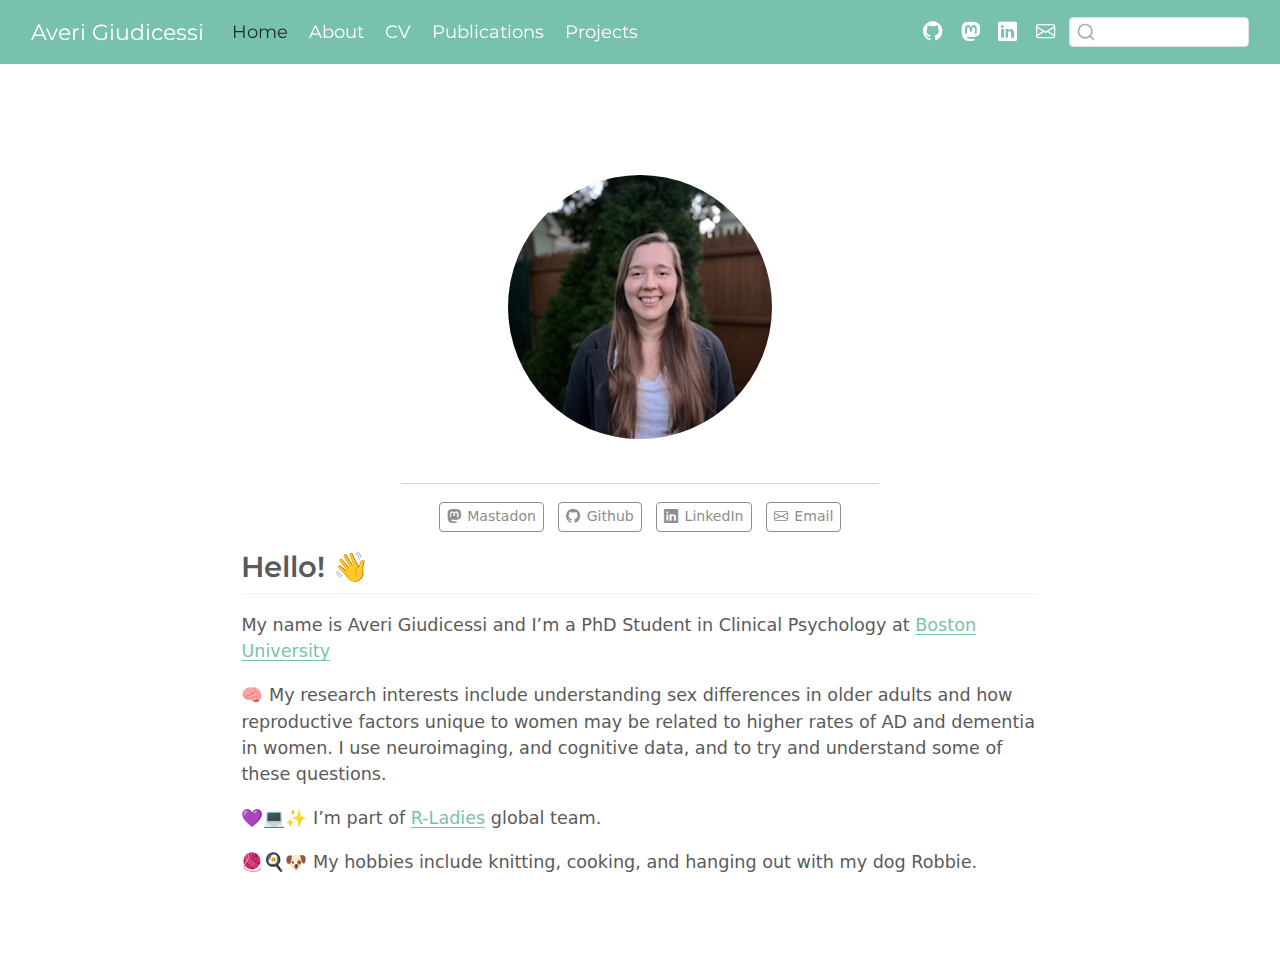
<file: docs/index.html>
<!DOCTYPE html>
<html xmlns="http://www.w3.org/1999/xhtml" lang="en" xml:lang="en"><head>

<meta charset="utf-8">
<meta name="generator" content="quarto-1.3.450">

<meta name="viewport" content="width=device-width, initial-scale=1.0, user-scalable=yes">


<title>Averi Giudicessi</title>
<style>
code{white-space: pre-wrap;}
span.smallcaps{font-variant: small-caps;}
div.columns{display: flex; gap: min(4vw, 1.5em);}
div.column{flex: auto; overflow-x: auto;}
div.hanging-indent{margin-left: 1.5em; text-indent: -1.5em;}
ul.task-list{list-style: none;}
ul.task-list li input[type="checkbox"] {
  width: 0.8em;
  margin: 0 0.8em 0.2em -1em; /* quarto-specific, see https://github.com/quarto-dev/quarto-cli/issues/4556 */ 
  vertical-align: middle;
}
</style>


<script src="site_libs/quarto-nav/quarto-nav.js"></script>
<script src="site_libs/clipboard/clipboard.min.js"></script>
<script src="site_libs/quarto-search/autocomplete.umd.js"></script>
<script src="site_libs/quarto-search/fuse.min.js"></script>
<script src="site_libs/quarto-search/quarto-search.js"></script>
<meta name="quarto:offset" content="./">
<script src="site_libs/quarto-html/quarto.js"></script>
<script src="site_libs/quarto-html/popper.min.js"></script>
<script src="site_libs/quarto-html/tippy.umd.min.js"></script>
<link href="site_libs/quarto-html/tippy.css" rel="stylesheet">
<link href="site_libs/quarto-html/quarto-syntax-highlighting.css" rel="stylesheet" id="quarto-text-highlighting-styles">
<script src="site_libs/bootstrap/bootstrap.min.js"></script>
<link href="site_libs/bootstrap/bootstrap-icons.css" rel="stylesheet">
<link href="site_libs/bootstrap/bootstrap.min.css" rel="stylesheet" id="quarto-bootstrap" data-mode="light">
<script id="quarto-search-options" type="application/json">{
  "location": "navbar",
  "copy-button": false,
  "collapse-after": 3,
  "panel-placement": "end",
  "type": "textbox",
  "limit": 20,
  "language": {
    "search-no-results-text": "No results",
    "search-matching-documents-text": "matching documents",
    "search-copy-link-title": "Copy link to search",
    "search-hide-matches-text": "Hide additional matches",
    "search-more-match-text": "more match in this document",
    "search-more-matches-text": "more matches in this document",
    "search-clear-button-title": "Clear",
    "search-detached-cancel-button-title": "Cancel",
    "search-submit-button-title": "Submit",
    "search-label": "Search"
  }
}</script>


</head>

<body class="nav-fixed fullcontent">

<div id="quarto-search-results"></div>
  <header id="quarto-header" class="headroom fixed-top">
    <nav class="navbar navbar-expand-lg navbar-dark ">
      <div class="navbar-container container-fluid">
      <div class="navbar-brand-container">
    <a class="navbar-brand" href="./index.html">
    <span class="navbar-title">Averi Giudicessi</span>
    </a>
  </div>
            <div id="quarto-search" class="" title="Search"></div>
          <button class="navbar-toggler" type="button" data-bs-toggle="collapse" data-bs-target="#navbarCollapse" aria-controls="navbarCollapse" aria-expanded="false" aria-label="Toggle navigation" onclick="if (window.quartoToggleHeadroom) { window.quartoToggleHeadroom(); }">
  <span class="navbar-toggler-icon"></span>
</button>
          <div class="collapse navbar-collapse" id="navbarCollapse">
            <ul class="navbar-nav navbar-nav-scroll me-auto">
  <li class="nav-item">
    <a class="nav-link active" href="./index.html" rel="" target="" aria-current="page">
 <span class="menu-text">Home</span></a>
  </li>  
  <li class="nav-item">
    <a class="nav-link" href="./about/index.html" rel="" target="">
 <span class="menu-text">About</span></a>
  </li>  
  <li class="nav-item">
    <a class="nav-link" href="./cv/index.html" rel="" target="">
 <span class="menu-text">CV</span></a>
  </li>  
  <li class="nav-item">
    <a class="nav-link" href="./publications/index.html" rel="" target="">
 <span class="menu-text">Publications</span></a>
  </li>  
  <li class="nav-item">
    <a class="nav-link" href="./projects/index.html" rel="" target="">
 <span class="menu-text">Projects</span></a>
  </li>  
</ul>
            <ul class="navbar-nav navbar-nav-scroll ms-auto">
  <li class="nav-item compact">
    <a class="nav-link" href="https://github.com/averi-giudicessi" rel="" target=""><i class="bi bi-github" role="img">
</i> 
 <span class="menu-text"></span></a>
  </li>  
  <li class="nav-item compact">
    <a class="nav-link" href="https://mastodon.social/@averi_g" rel="" target=""><i class="bi bi-mastodon" role="img">
</i> 
 <span class="menu-text"></span></a>
  </li>  
  <li class="nav-item compact">
    <a class="nav-link" href="https://www.linkedin.com/in/averi-giudicessi-210573200/" rel="" target=""><i class="bi bi-linkedin" role="img">
</i> 
 <span class="menu-text"></span></a>
  </li>  
  <li class="nav-item compact">
    <a class="nav-link" href="mailto:mail.averigiudicessi@gmail.com" rel="" target=""><i class="bi bi-envelope" role="img" aria-label="email">
</i> 
 <span class="menu-text"></span></a>
  </li>  
</ul>
            <div class="quarto-navbar-tools">
</div>
          </div> <!-- /navcollapse -->
      </div> <!-- /container-fluid -->
    </nav>
</header>
<!-- content -->
<div id="quarto-content" class="quarto-container page-columns page-rows-contents page-layout-article page-navbar">
<!-- sidebar -->
<!-- margin-sidebar -->
    
<!-- main -->
<main class="content" id="quarto-document-content">



<div class="quarto-about-jolla">
  <img src="img/averi.jpeg" class="about-image
  round " style="height: 15em; width: 15em;">
 <div id="about-block">
</div> 
  <hr class="about-sep">
   <div class="about-links">
  <a href="https://mastodon.social/@averi_g" class="about-link" rel="" target="">
    <i class="bi bi-mastodon"></i>
     <span class="about-link-text">Mastadon</span>
  </a>
  <a href="https://github.com/averi-giudicessi" class="about-link" rel="" target="">
    <i class="bi bi-github"></i>
     <span class="about-link-text">Github</span>
  </a>
  <a href="https://www.linkedin.com/in/averi-giudicessi-210573200/" class="about-link" rel="" target="">
    <i class="bi bi-linkedin"></i>
     <span class="about-link-text">LinkedIn</span>
  </a>
  <a href="mailto:mail.averigiudicessi@gmail.com" class="about-link" rel="" target="">
    <i class="bi bi-envelope"></i>
     <span class="about-link-text">Email</span>
  </a>
</div>
</div>

<section id="hello" class="level2">
<h2 data-anchor-id="hello">Hello! 👋</h2>
<p>My name is Averi Giudicessi and I’m a PhD Student in Clinical Psychology at <a href="https://www.bu.edu/">Boston University</a></p>
<p>🧠 My research interests include understanding sex differences in older adults and how reproductive factors unique to women may be related to higher rates of AD and dementia in women. I use neuroimaging, and cognitive data, and to try and understand some of these questions.</p>
<p>💜💻✨ I’m part of <a href="https://rladies.org/">R-Ladies</a> global team.</p>
<p>🧶🍳🐶 My hobbies include knitting, cooking, and hanging out with my dog Robbie.</p>



</section>

</main> <!-- /main -->
<script id="quarto-html-after-body" type="application/javascript">
window.document.addEventListener("DOMContentLoaded", function (event) {
  const toggleBodyColorMode = (bsSheetEl) => {
    const mode = bsSheetEl.getAttribute("data-mode");
    const bodyEl = window.document.querySelector("body");
    if (mode === "dark") {
      bodyEl.classList.add("quarto-dark");
      bodyEl.classList.remove("quarto-light");
    } else {
      bodyEl.classList.add("quarto-light");
      bodyEl.classList.remove("quarto-dark");
    }
  }
  const toggleBodyColorPrimary = () => {
    const bsSheetEl = window.document.querySelector("link#quarto-bootstrap");
    if (bsSheetEl) {
      toggleBodyColorMode(bsSheetEl);
    }
  }
  toggleBodyColorPrimary();  
  const isCodeAnnotation = (el) => {
    for (const clz of el.classList) {
      if (clz.startsWith('code-annotation-')) {                     
        return true;
      }
    }
    return false;
  }
  const clipboard = new window.ClipboardJS('.code-copy-button', {
    text: function(trigger) {
      const codeEl = trigger.previousElementSibling.cloneNode(true);
      for (const childEl of codeEl.children) {
        if (isCodeAnnotation(childEl)) {
          childEl.remove();
        }
      }
      return codeEl.innerText;
    }
  });
  clipboard.on('success', function(e) {
    // button target
    const button = e.trigger;
    // don't keep focus
    button.blur();
    // flash "checked"
    button.classList.add('code-copy-button-checked');
    var currentTitle = button.getAttribute("title");
    button.setAttribute("title", "Copied!");
    let tooltip;
    if (window.bootstrap) {
      button.setAttribute("data-bs-toggle", "tooltip");
      button.setAttribute("data-bs-placement", "left");
      button.setAttribute("data-bs-title", "Copied!");
      tooltip = new bootstrap.Tooltip(button, 
        { trigger: "manual", 
          customClass: "code-copy-button-tooltip",
          offset: [0, -8]});
      tooltip.show();    
    }
    setTimeout(function() {
      if (tooltip) {
        tooltip.hide();
        button.removeAttribute("data-bs-title");
        button.removeAttribute("data-bs-toggle");
        button.removeAttribute("data-bs-placement");
      }
      button.setAttribute("title", currentTitle);
      button.classList.remove('code-copy-button-checked');
    }, 1000);
    // clear code selection
    e.clearSelection();
  });
  function tippyHover(el, contentFn) {
    const config = {
      allowHTML: true,
      content: contentFn,
      maxWidth: 500,
      delay: 100,
      arrow: false,
      appendTo: function(el) {
          return el.parentElement;
      },
      interactive: true,
      interactiveBorder: 10,
      theme: 'quarto',
      placement: 'bottom-start'
    };
    window.tippy(el, config); 
  }
  const noterefs = window.document.querySelectorAll('a[role="doc-noteref"]');
  for (var i=0; i<noterefs.length; i++) {
    const ref = noterefs[i];
    tippyHover(ref, function() {
      // use id or data attribute instead here
      let href = ref.getAttribute('data-footnote-href') || ref.getAttribute('href');
      try { href = new URL(href).hash; } catch {}
      const id = href.replace(/^#\/?/, "");
      const note = window.document.getElementById(id);
      return note.innerHTML;
    });
  }
      let selectedAnnoteEl;
      const selectorForAnnotation = ( cell, annotation) => {
        let cellAttr = 'data-code-cell="' + cell + '"';
        let lineAttr = 'data-code-annotation="' +  annotation + '"';
        const selector = 'span[' + cellAttr + '][' + lineAttr + ']';
        return selector;
      }
      const selectCodeLines = (annoteEl) => {
        const doc = window.document;
        const targetCell = annoteEl.getAttribute("data-target-cell");
        const targetAnnotation = annoteEl.getAttribute("data-target-annotation");
        const annoteSpan = window.document.querySelector(selectorForAnnotation(targetCell, targetAnnotation));
        const lines = annoteSpan.getAttribute("data-code-lines").split(",");
        const lineIds = lines.map((line) => {
          return targetCell + "-" + line;
        })
        let top = null;
        let height = null;
        let parent = null;
        if (lineIds.length > 0) {
            //compute the position of the single el (top and bottom and make a div)
            const el = window.document.getElementById(lineIds[0]);
            top = el.offsetTop;
            height = el.offsetHeight;
            parent = el.parentElement.parentElement;
          if (lineIds.length > 1) {
            const lastEl = window.document.getElementById(lineIds[lineIds.length - 1]);
            const bottom = lastEl.offsetTop + lastEl.offsetHeight;
            height = bottom - top;
          }
          if (top !== null && height !== null && parent !== null) {
            // cook up a div (if necessary) and position it 
            let div = window.document.getElementById("code-annotation-line-highlight");
            if (div === null) {
              div = window.document.createElement("div");
              div.setAttribute("id", "code-annotation-line-highlight");
              div.style.position = 'absolute';
              parent.appendChild(div);
            }
            div.style.top = top - 2 + "px";
            div.style.height = height + 4 + "px";
            let gutterDiv = window.document.getElementById("code-annotation-line-highlight-gutter");
            if (gutterDiv === null) {
              gutterDiv = window.document.createElement("div");
              gutterDiv.setAttribute("id", "code-annotation-line-highlight-gutter");
              gutterDiv.style.position = 'absolute';
              const codeCell = window.document.getElementById(targetCell);
              const gutter = codeCell.querySelector('.code-annotation-gutter');
              gutter.appendChild(gutterDiv);
            }
            gutterDiv.style.top = top - 2 + "px";
            gutterDiv.style.height = height + 4 + "px";
          }
          selectedAnnoteEl = annoteEl;
        }
      };
      const unselectCodeLines = () => {
        const elementsIds = ["code-annotation-line-highlight", "code-annotation-line-highlight-gutter"];
        elementsIds.forEach((elId) => {
          const div = window.document.getElementById(elId);
          if (div) {
            div.remove();
          }
        });
        selectedAnnoteEl = undefined;
      };
      // Attach click handler to the DT
      const annoteDls = window.document.querySelectorAll('dt[data-target-cell]');
      for (const annoteDlNode of annoteDls) {
        annoteDlNode.addEventListener('click', (event) => {
          const clickedEl = event.target;
          if (clickedEl !== selectedAnnoteEl) {
            unselectCodeLines();
            const activeEl = window.document.querySelector('dt[data-target-cell].code-annotation-active');
            if (activeEl) {
              activeEl.classList.remove('code-annotation-active');
            }
            selectCodeLines(clickedEl);
            clickedEl.classList.add('code-annotation-active');
          } else {
            // Unselect the line
            unselectCodeLines();
            clickedEl.classList.remove('code-annotation-active');
          }
        });
      }
  const findCites = (el) => {
    const parentEl = el.parentElement;
    if (parentEl) {
      const cites = parentEl.dataset.cites;
      if (cites) {
        return {
          el,
          cites: cites.split(' ')
        };
      } else {
        return findCites(el.parentElement)
      }
    } else {
      return undefined;
    }
  };
  var bibliorefs = window.document.querySelectorAll('a[role="doc-biblioref"]');
  for (var i=0; i<bibliorefs.length; i++) {
    const ref = bibliorefs[i];
    const citeInfo = findCites(ref);
    if (citeInfo) {
      tippyHover(citeInfo.el, function() {
        var popup = window.document.createElement('div');
        citeInfo.cites.forEach(function(cite) {
          var citeDiv = window.document.createElement('div');
          citeDiv.classList.add('hanging-indent');
          citeDiv.classList.add('csl-entry');
          var biblioDiv = window.document.getElementById('ref-' + cite);
          if (biblioDiv) {
            citeDiv.innerHTML = biblioDiv.innerHTML;
          }
          popup.appendChild(citeDiv);
        });
        return popup.innerHTML;
      });
    }
  }
});
</script>
</div> <!-- /content -->



</body></html>
</file>
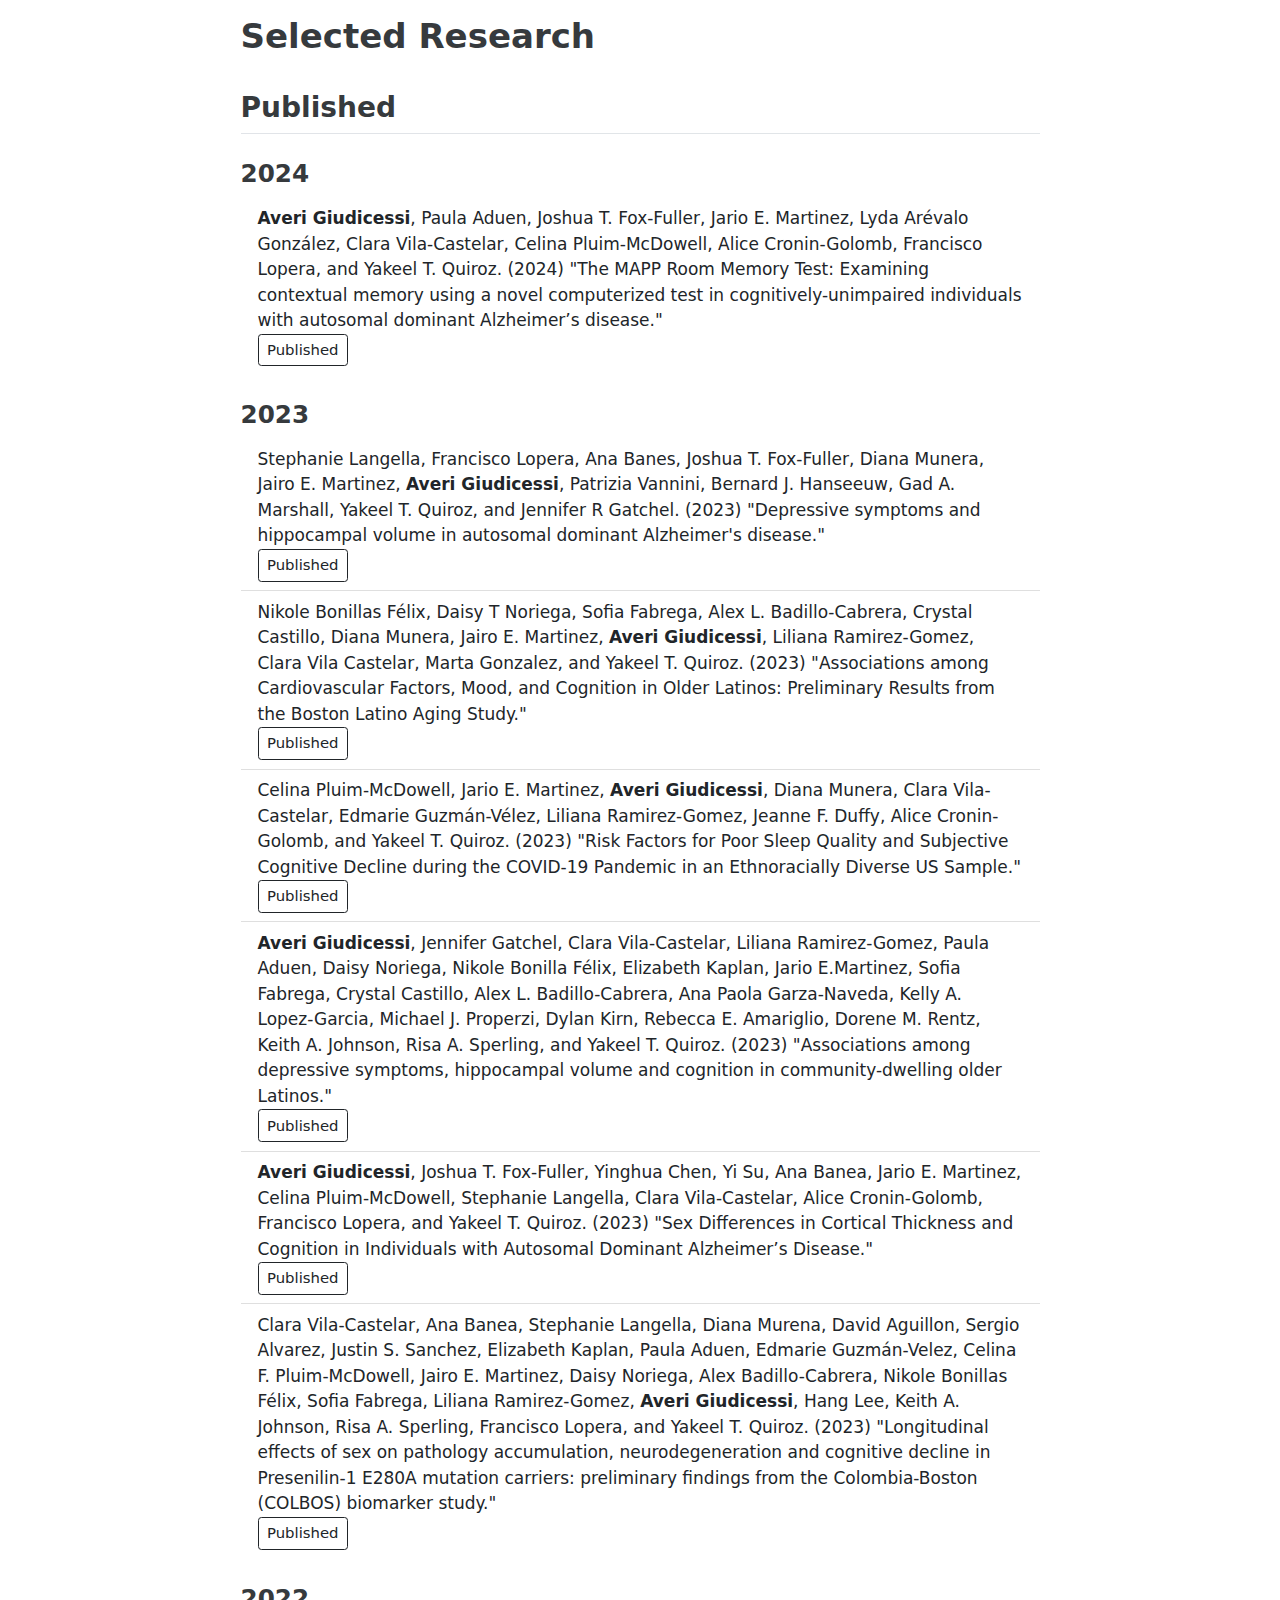
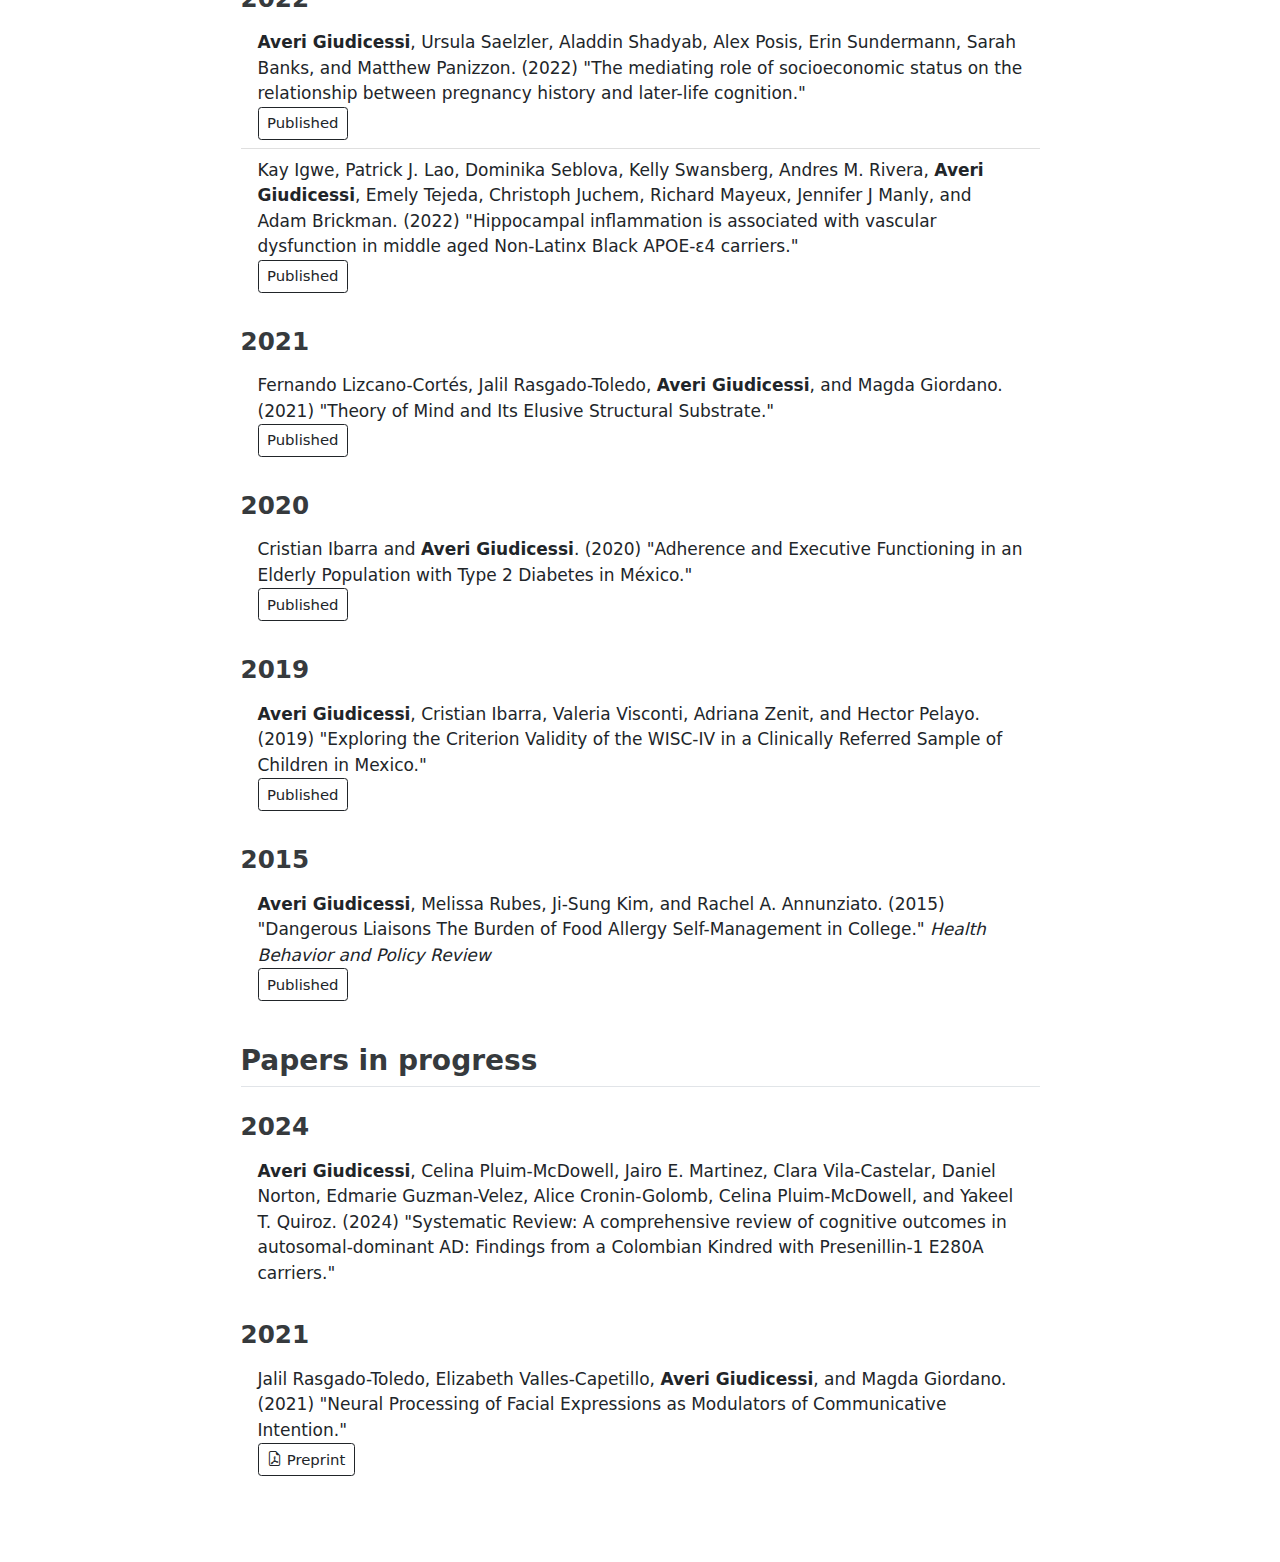
<file: publications/index.html>
<!DOCTYPE html>
<html xmlns="http://www.w3.org/1999/xhtml" lang="en" xml:lang="en"><head>

<meta charset="utf-8">
<meta name="generator" content="quarto-1.3.450">

<meta name="viewport" content="width=device-width, initial-scale=1.0, user-scalable=yes">


<title>Selected Research</title>
<style>
code{white-space: pre-wrap;}
span.smallcaps{font-variant: small-caps;}
div.columns{display: flex; gap: min(4vw, 1.5em);}
div.column{flex: auto; overflow-x: auto;}
div.hanging-indent{margin-left: 1.5em; text-indent: -1.5em;}
ul.task-list{list-style: none;}
ul.task-list li input[type="checkbox"] {
  width: 0.8em;
  margin: 0 0.8em 0.2em -1em; /* quarto-specific, see https://github.com/quarto-dev/quarto-cli/issues/4556 */ 
  vertical-align: middle;
}
</style>


<script src="index_files/libs/clipboard/clipboard.min.js"></script>
<script src="index_files/libs/quarto-html/quarto.js"></script>
<script src="index_files/libs/quarto-html/popper.min.js"></script>
<script src="index_files/libs/quarto-html/tippy.umd.min.js"></script>
<script src="index_files/libs/quarto-html/anchor.min.js"></script>
<link href="index_files/libs/quarto-html/tippy.css" rel="stylesheet">
<link href="index_files/libs/quarto-html/quarto-syntax-highlighting.css" rel="stylesheet" id="quarto-text-highlighting-styles">
<script src="index_files/libs/bootstrap/bootstrap.min.js"></script>
<link href="index_files/libs/bootstrap/bootstrap-icons.css" rel="stylesheet">
<link href="index_files/libs/bootstrap/bootstrap.min.css" rel="stylesheet" id="quarto-bootstrap" data-mode="light">


</head>

<body class="fullcontent">

<div id="quarto-content" class="page-columns page-rows-contents page-layout-article">

<main class="content" id="quarto-document-content">

<header id="title-block-header" class="quarto-title-block default">
<div class="quarto-title">
<h1 class="title">Selected Research</h1>
</div>



<div class="quarto-title-meta">

    
  
    
  </div>
  

</header>

<h2 id="published" class="anchored">Published</h2>
<h3 id="published-2024" class="anchored">2024</h3>
<ul class="list-group list-group-flush"><li class="list-group-item"><strong>Averi Giudicessi</strong>, Paula Aduen, Joshua T. Fox-Fuller, Jario E. Martinez, Lyda Arévalo González, Clara Vila-Castelar, Celina Pluim-McDowell, Alice Cronin-Golomb, Francisco Lopera, and Yakeel T. Quiroz. (2024) "The MAPP Room Memory Test: Examining contextual memory using a novel computerized test in cognitively-unimpaired individuals with autosomal dominant Alzheimer’s disease."<br><a class="btn btn-outline-dark btn-sm" ,="" href="https://doi.org/10.14283/jpad.2024.7" target="_blank" rel="noopener noreferrer">
        <i class="ai ai-archive" role="img" aria-label="Published"></i>
        Published
    </a></li></ul>
<h3 id="published-2023" class="anchored">2023</h3>
<ul class="list-group list-group-flush"><li class="list-group-item">Stephanie Langella, Francisco Lopera, Ana Banes, Joshua T. Fox-Fuller, Diana Munera, Jairo E. Martinez, <strong>Averi Giudicessi</strong>, Patrizia Vannini, Bernard J. Hanseeuw, Gad A. Marshall, Yakeel T. Quiroz, and Jennifer R Gatchel. (2023) "Depressive symptoms and hippocampal volume in autosomal dominant Alzheimer's disease."<br><a class="btn btn-outline-dark btn-sm" ,="" href="https://onlinelibrary.wiley.com/doi/pdf/10.1002/alz.13501" target="_blank" rel="noopener noreferrer">
        <i class="ai ai-archive" role="img" aria-label="Published"></i>
        Published
    </a></li>
<li class="list-group-item">Nikole Bonillas Félix, Daisy T Noriega, Sofia Fabrega, Alex L. Badillo-Cabrera, Crystal Castillo, Diana Munera, Jairo E. Martinez, <strong>Averi Giudicessi</strong>, Liliana Ramirez-Gomez, Clara Vila Castelar, Marta Gonzalez, and Yakeel T. Quiroz. (2023) "Associations among Cardiovascular Factors, Mood, and Cognition in Older Latinos: Preliminary Results from the Boston Latino Aging Study."<br><a class="btn btn-outline-dark btn-sm" ,="" href="https://doi.org/10.1093/arclin/acad067.325" target="_blank" rel="noopener noreferrer">
        <i class="ai ai-archive" role="img" aria-label="Published"></i>
        Published
    </a></li>
<li class="list-group-item">Celina Pluim-McDowell, Jario E. Martinez, <strong>Averi Giudicessi</strong>, Diana Munera, Clara Vila-Castelar, Edmarie Guzmán-Vélez, Liliana Ramirez-Gomez, Jeanne F. Duffy, Alice Cronin-Golomb, and Yakeel T. Quiroz. (2023) "Risk Factors for Poor Sleep Quality and Subjective Cognitive Decline during the COVID-19 Pandemic in an Ethnoracially Diverse US Sample."<br><a class="btn btn-outline-dark btn-sm" ,="" href="https://doi.org/10.1093/arclin/acad067.047" target="_blank" rel="noopener noreferrer">
        <i class="ai ai-archive" role="img" aria-label="Published"></i>
        Published
    </a></li>
<li class="list-group-item"><strong>Averi Giudicessi</strong>, Jennifer Gatchel, Clara Vila-Castelar, Liliana Ramirez-Gomez, Paula Aduen, Daisy Noriega, Nikole Bonilla Félix, Elizabeth Kaplan, Jario E.Martinez, Sofia Fabrega, Crystal Castillo, Alex L. Badillo-Cabrera, Ana Paola Garza-Naveda, Kelly A. Lopez-Garcia, Michael J. Properzi, Dylan Kirn, Rebecca E. Amariglio, Dorene M. Rentz, Keith A. Johnson, Risa A. Sperling, and Yakeel T. Quiroz. (2023) "Associations among depressive symptoms, hippocampal volume and cognition in community-dwelling older Latinos."<br><a class="btn btn-outline-dark btn-sm" ,="" href="https://alz.confex.com/alz/2023/meetingapp.cgi/Paper/75304" target="_blank" rel="noopener noreferrer">
        <i class="ai ai-archive" role="img" aria-label="Published"></i>
        Published
    </a></li>
<li class="list-group-item"><strong>Averi Giudicessi</strong>, Joshua T. Fox-Fuller, Yinghua Chen, Yi Su, Ana Banea, Jario E. Martinez, Celina Pluim-McDowell, Stephanie Langella, Clara Vila-Castelar, Alice Cronin-Golomb, Francisco Lopera, and Yakeel T. Quiroz. (2023) "Sex Differences in Cortical Thickness and Cognition in Individuals with Autosomal Dominant Alzheimer’s Disease."<br><a class="btn btn-outline-dark btn-sm" ,="" href="https://doi.org/10.1093/arclin/acad067.039" target="_blank" rel="noopener noreferrer">
        <i class="ai ai-archive" role="img" aria-label="Published"></i>
        Published
    </a></li>
<li class="list-group-item">Clara Vila-Castelar, Ana Banea, Stephanie Langella, Diana Murena, David Aguillon, Sergio Alvarez, Justin S. Sanchez, Elizabeth Kaplan, Paula Aduen, Edmarie Guzmán-Velez, Celina F. Pluim-McDowell, Jairo E. Martinez, Daisy Noriega, Alex Badillo-Cabrera, Nikole Bonillas Félix, Sofia Fabrega, Liliana Ramirez-Gomez, <strong>Averi Giudicessi</strong>, Hang Lee, Keith A. Johnson, Risa A. Sperling, Francisco Lopera, and Yakeel T. Quiroz. (2023) "Longitudinal effects of sex on pathology accumulation, neurodegeneration and cognitive decline in Presenilin-1 E280A mutation carriers: preliminary findings from the Colombia-Boston (COLBOS) biomarker study."<br><a class="btn btn-outline-dark btn-sm" ,="" href="https://alz.confex.com/alz/2023/meetingapp.cgi/Paper/72539" target="_blank" rel="noopener noreferrer">
        <i class="ai ai-archive" role="img" aria-label="Published"></i>
        Published
    </a></li></ul>
<h3 id="published-2022" class="anchored">2022</h3>
<ul class="list-group list-group-flush"><li class="list-group-item"><strong>Averi Giudicessi</strong>, Ursula Saelzler, Aladdin Shadyab, Alex Posis, Erin Sundermann, Sarah Banks, and Matthew Panizzon. (2022) "The mediating role of socioeconomic status on the relationship between pregnancy history and later-life cognition."<br><a class="btn btn-outline-dark btn-sm" ,="" href="https://www.tandfonline.com/doi/full/10.1080/13697137.2022.2129004" target="_blank" rel="noopener noreferrer">
        <i class="ai ai-archive" role="img" aria-label="Published"></i>
        Published
    </a></li>
<li class="list-group-item">Kay Igwe, Patrick J. Lao, Dominika Seblova, Kelly Swansberg, Andres M. Rivera, <strong>Averi Giudicessi</strong>, Emely Tejeda, Christoph Juchem, Richard Mayeux, Jennifer J Manly, and Adam Brickman. (2022) "Hippocampal inflammation is associated with vascular dysfunction in middle aged Non‐Latinx Black APOE‐ε4 carriers."<br><a class="btn btn-outline-dark btn-sm" ,="" href="https://onlinelibrary.wiley.com/doi/10.1002/alz.068178" target="_blank" rel="noopener noreferrer">
        <i class="ai ai-archive" role="img" aria-label="Published"></i>
        Published
    </a></li></ul>
<h3 id="published-2021" class="anchored">2021</h3>
<ul class="list-group list-group-flush"><li class="list-group-item">Fernando Lizcano-Cortés, Jalil  Rasgado-Toledo, <strong>Averi Giudicessi</strong>, and Magda Giordano. (2021) "Theory of Mind and Its Elusive Structural Substrate."<br><a class="btn btn-outline-dark btn-sm" ,="" href="https://www.frontiersin.org/articles/10.3389/fnhum.2021.618630/full" target="_blank" rel="noopener noreferrer">
        <i class="ai ai-archive" role="img" aria-label="Published"></i>
        Published
    </a></li></ul>
<h3 id="published-2020" class="anchored">2020</h3>
<ul class="list-group list-group-flush"><li class="list-group-item">Cristian Ibarra and <strong>Averi Giudicessi</strong>. (2020) "Adherence and Executive Functioning in an Elderly Population with Type 2 Diabetes in México."<br><a class="btn btn-outline-dark btn-sm" ,="" href="https://doi.org/10.1093/arclin/acaa068.039" target="_blank" rel="noopener noreferrer">
        <i class="ai ai-archive" role="img" aria-label="Published"></i>
        Published
    </a></li></ul>
<h3 id="published-2019" class="anchored">2019</h3>
<ul class="list-group list-group-flush"><li class="list-group-item"><strong>Averi Giudicessi</strong>, Cristian Ibarra, Valeria Visconti, Adriana Zenit, and Hector Pelayo. (2019) "Exploring the Criterion Validity of the WISC-IV in a Clinically Referred Sample of Children in Mexico."<br><a class="btn btn-outline-dark btn-sm" ,="" href="https://doi.org/10.1093/arclin/acz034.206" target="_blank" rel="noopener noreferrer">
        <i class="ai ai-archive" role="img" aria-label="Published"></i>
        Published
    </a></li></ul>
<h3 id="published-2015" class="anchored">2015</h3>
<ul class="list-group list-group-flush"><li class="list-group-item"><strong>Averi Giudicessi</strong>, Melissa Rubes, Ji-Sung Kim, and Rachel A. Annunziato. (2015) "Dangerous Liaisons The Burden of Food Allergy Self-Management in College." <em>Health Behavior and Policy Review</em><br><a class="btn btn-outline-dark btn-sm" ,="" href="http://openurl.ingenta.com/content/xref?genre=article&amp;issn=2326-4403&amp;volume=2&amp;issue=5&amp;spage=372" target="_blank" rel="noopener noreferrer">
        <i class="ai ai-archive" role="img" aria-label="Published"></i>
        Published
    </a></li></ul>
<h2 id="papers-in-progress" class="anchored">Papers in progress</h2>
<h3 id="not-published-2024" class="anchored">2024</h3>
<ul class="list-group list-group-flush"><li class="list-group-item"><strong>Averi Giudicessi</strong>, Celina Pluim-McDowell, Jairo E. Martinez, Clara Vila-Castelar, Daniel Norton, Edmarie Guzman-Velez, Alice Cronin-Golomb, Celina Pluim-McDowell, and Yakeel T. Quiroz. (2024) "Systematic Review: A comprehensive review of cognitive outcomes in autosomal-dominant AD: Findings from a Colombian Kindred with Presenillin-1 E280A carriers."<br></li></ul>
<h3 id="not-published-2021" class="anchored">2021</h3>
<ul class="list-group list-group-flush"><li class="list-group-item">Jalil  Rasgado-Toledo, Elizabeth Valles-Capetillo, <strong>Averi Giudicessi</strong>, and Magda Giordano. (2021) "Neural Processing of Facial Expressions as Modulators of Communicative Intention."<br><a class="btn btn-outline-dark btn-sm" ,="" href="https://osf.io/tsem8" target="_blank" rel="noopener noreferrer">
        <i class="bi bi-file-earmark-pdf" role="img" aria-label="Preprint"></i>
        Preprint
    </a></li></ul>

</main>
<!-- /main column -->
<script id="quarto-html-after-body" type="application/javascript">
window.document.addEventListener("DOMContentLoaded", function (event) {
  const toggleBodyColorMode = (bsSheetEl) => {
    const mode = bsSheetEl.getAttribute("data-mode");
    const bodyEl = window.document.querySelector("body");
    if (mode === "dark") {
      bodyEl.classList.add("quarto-dark");
      bodyEl.classList.remove("quarto-light");
    } else {
      bodyEl.classList.add("quarto-light");
      bodyEl.classList.remove("quarto-dark");
    }
  }
  const toggleBodyColorPrimary = () => {
    const bsSheetEl = window.document.querySelector("link#quarto-bootstrap");
    if (bsSheetEl) {
      toggleBodyColorMode(bsSheetEl);
    }
  }
  toggleBodyColorPrimary();  
  const icon = "";
  const anchorJS = new window.AnchorJS();
  anchorJS.options = {
    placement: 'right',
    icon: icon
  };
  anchorJS.add('.anchored');
  const isCodeAnnotation = (el) => {
    for (const clz of el.classList) {
      if (clz.startsWith('code-annotation-')) {                     
        return true;
      }
    }
    return false;
  }
  const clipboard = new window.ClipboardJS('.code-copy-button', {
    text: function(trigger) {
      const codeEl = trigger.previousElementSibling.cloneNode(true);
      for (const childEl of codeEl.children) {
        if (isCodeAnnotation(childEl)) {
          childEl.remove();
        }
      }
      return codeEl.innerText;
    }
  });
  clipboard.on('success', function(e) {
    // button target
    const button = e.trigger;
    // don't keep focus
    button.blur();
    // flash "checked"
    button.classList.add('code-copy-button-checked');
    var currentTitle = button.getAttribute("title");
    button.setAttribute("title", "Copied!");
    let tooltip;
    if (window.bootstrap) {
      button.setAttribute("data-bs-toggle", "tooltip");
      button.setAttribute("data-bs-placement", "left");
      button.setAttribute("data-bs-title", "Copied!");
      tooltip = new bootstrap.Tooltip(button, 
        { trigger: "manual", 
          customClass: "code-copy-button-tooltip",
          offset: [0, -8]});
      tooltip.show();    
    }
    setTimeout(function() {
      if (tooltip) {
        tooltip.hide();
        button.removeAttribute("data-bs-title");
        button.removeAttribute("data-bs-toggle");
        button.removeAttribute("data-bs-placement");
      }
      button.setAttribute("title", currentTitle);
      button.classList.remove('code-copy-button-checked');
    }, 1000);
    // clear code selection
    e.clearSelection();
  });
  function tippyHover(el, contentFn) {
    const config = {
      allowHTML: true,
      content: contentFn,
      maxWidth: 500,
      delay: 100,
      arrow: false,
      appendTo: function(el) {
          return el.parentElement;
      },
      interactive: true,
      interactiveBorder: 10,
      theme: 'quarto',
      placement: 'bottom-start'
    };
    window.tippy(el, config); 
  }
  const noterefs = window.document.querySelectorAll('a[role="doc-noteref"]');
  for (var i=0; i<noterefs.length; i++) {
    const ref = noterefs[i];
    tippyHover(ref, function() {
      // use id or data attribute instead here
      let href = ref.getAttribute('data-footnote-href') || ref.getAttribute('href');
      try { href = new URL(href).hash; } catch {}
      const id = href.replace(/^#\/?/, "");
      const note = window.document.getElementById(id);
      return note.innerHTML;
    });
  }
      let selectedAnnoteEl;
      const selectorForAnnotation = ( cell, annotation) => {
        let cellAttr = 'data-code-cell="' + cell + '"';
        let lineAttr = 'data-code-annotation="' +  annotation + '"';
        const selector = 'span[' + cellAttr + '][' + lineAttr + ']';
        return selector;
      }
      const selectCodeLines = (annoteEl) => {
        const doc = window.document;
        const targetCell = annoteEl.getAttribute("data-target-cell");
        const targetAnnotation = annoteEl.getAttribute("data-target-annotation");
        const annoteSpan = window.document.querySelector(selectorForAnnotation(targetCell, targetAnnotation));
        const lines = annoteSpan.getAttribute("data-code-lines").split(",");
        const lineIds = lines.map((line) => {
          return targetCell + "-" + line;
        })
        let top = null;
        let height = null;
        let parent = null;
        if (lineIds.length > 0) {
            //compute the position of the single el (top and bottom and make a div)
            const el = window.document.getElementById(lineIds[0]);
            top = el.offsetTop;
            height = el.offsetHeight;
            parent = el.parentElement.parentElement;
          if (lineIds.length > 1) {
            const lastEl = window.document.getElementById(lineIds[lineIds.length - 1]);
            const bottom = lastEl.offsetTop + lastEl.offsetHeight;
            height = bottom - top;
          }
          if (top !== null && height !== null && parent !== null) {
            // cook up a div (if necessary) and position it 
            let div = window.document.getElementById("code-annotation-line-highlight");
            if (div === null) {
              div = window.document.createElement("div");
              div.setAttribute("id", "code-annotation-line-highlight");
              div.style.position = 'absolute';
              parent.appendChild(div);
            }
            div.style.top = top - 2 + "px";
            div.style.height = height + 4 + "px";
            let gutterDiv = window.document.getElementById("code-annotation-line-highlight-gutter");
            if (gutterDiv === null) {
              gutterDiv = window.document.createElement("div");
              gutterDiv.setAttribute("id", "code-annotation-line-highlight-gutter");
              gutterDiv.style.position = 'absolute';
              const codeCell = window.document.getElementById(targetCell);
              const gutter = codeCell.querySelector('.code-annotation-gutter');
              gutter.appendChild(gutterDiv);
            }
            gutterDiv.style.top = top - 2 + "px";
            gutterDiv.style.height = height + 4 + "px";
          }
          selectedAnnoteEl = annoteEl;
        }
      };
      const unselectCodeLines = () => {
        const elementsIds = ["code-annotation-line-highlight", "code-annotation-line-highlight-gutter"];
        elementsIds.forEach((elId) => {
          const div = window.document.getElementById(elId);
          if (div) {
            div.remove();
          }
        });
        selectedAnnoteEl = undefined;
      };
      // Attach click handler to the DT
      const annoteDls = window.document.querySelectorAll('dt[data-target-cell]');
      for (const annoteDlNode of annoteDls) {
        annoteDlNode.addEventListener('click', (event) => {
          const clickedEl = event.target;
          if (clickedEl !== selectedAnnoteEl) {
            unselectCodeLines();
            const activeEl = window.document.querySelector('dt[data-target-cell].code-annotation-active');
            if (activeEl) {
              activeEl.classList.remove('code-annotation-active');
            }
            selectCodeLines(clickedEl);
            clickedEl.classList.add('code-annotation-active');
          } else {
            // Unselect the line
            unselectCodeLines();
            clickedEl.classList.remove('code-annotation-active');
          }
        });
      }
  const findCites = (el) => {
    const parentEl = el.parentElement;
    if (parentEl) {
      const cites = parentEl.dataset.cites;
      if (cites) {
        return {
          el,
          cites: cites.split(' ')
        };
      } else {
        return findCites(el.parentElement)
      }
    } else {
      return undefined;
    }
  };
  var bibliorefs = window.document.querySelectorAll('a[role="doc-biblioref"]');
  for (var i=0; i<bibliorefs.length; i++) {
    const ref = bibliorefs[i];
    const citeInfo = findCites(ref);
    if (citeInfo) {
      tippyHover(citeInfo.el, function() {
        var popup = window.document.createElement('div');
        citeInfo.cites.forEach(function(cite) {
          var citeDiv = window.document.createElement('div');
          citeDiv.classList.add('hanging-indent');
          citeDiv.classList.add('csl-entry');
          var biblioDiv = window.document.getElementById('ref-' + cite);
          if (biblioDiv) {
            citeDiv.innerHTML = biblioDiv.innerHTML;
          }
          popup.appendChild(citeDiv);
        });
        return popup.innerHTML;
      });
    }
  }
});
</script>
</div> <!-- /content -->



</body></html>
</file>
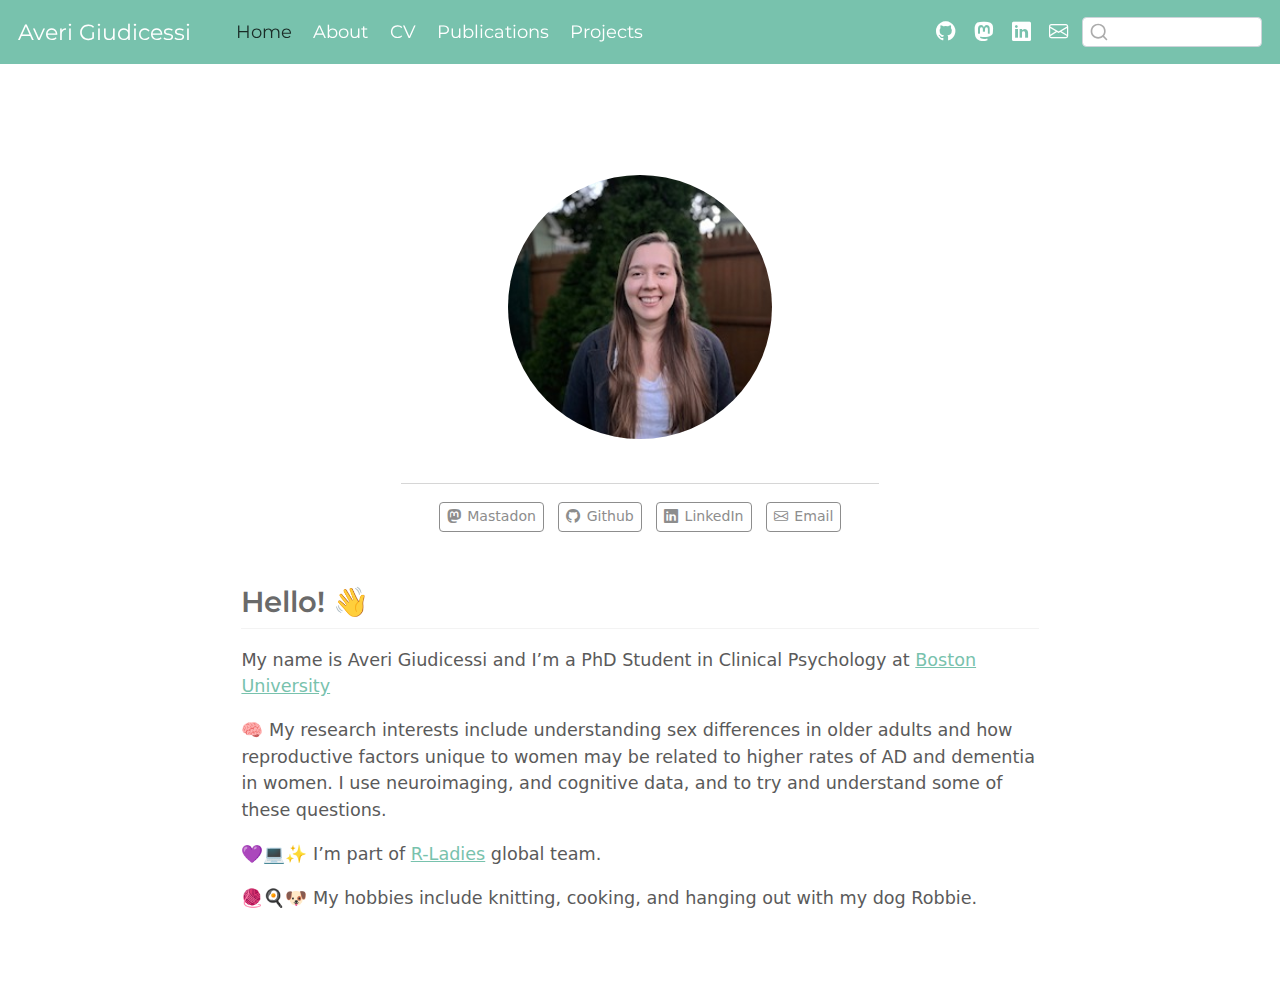
<file: averi_website/docs/index.html>
<!DOCTYPE html>
<html xmlns="http://www.w3.org/1999/xhtml" lang="en" xml:lang="en"><head>

<meta charset="utf-8">
<meta name="generator" content="quarto-1.3.450">

<meta name="viewport" content="width=device-width, initial-scale=1.0, user-scalable=yes">


<title>Averi Giudicessi</title>
<style>
code{white-space: pre-wrap;}
span.smallcaps{font-variant: small-caps;}
div.columns{display: flex; gap: min(4vw, 1.5em);}
div.column{flex: auto; overflow-x: auto;}
div.hanging-indent{margin-left: 1.5em; text-indent: -1.5em;}
ul.task-list{list-style: none;}
ul.task-list li input[type="checkbox"] {
  width: 0.8em;
  margin: 0 0.8em 0.2em -1em; /* quarto-specific, see https://github.com/quarto-dev/quarto-cli/issues/4556 */ 
  vertical-align: middle;
}
</style>


<script src="site_libs/quarto-nav/quarto-nav.js"></script>
<script src="site_libs/clipboard/clipboard.min.js"></script>
<script src="site_libs/quarto-search/autocomplete.umd.js"></script>
<script src="site_libs/quarto-search/fuse.min.js"></script>
<script src="site_libs/quarto-search/quarto-search.js"></script>
<meta name="quarto:offset" content="./">
<script src="site_libs/quarto-html/quarto.js"></script>
<script src="site_libs/quarto-html/popper.min.js"></script>
<script src="site_libs/quarto-html/tippy.umd.min.js"></script>
<link href="site_libs/quarto-html/tippy.css" rel="stylesheet">
<link href="site_libs/quarto-html/quarto-syntax-highlighting.css" rel="stylesheet" id="quarto-text-highlighting-styles">
<script src="site_libs/bootstrap/bootstrap.min.js"></script>
<link href="site_libs/bootstrap/bootstrap-icons.css" rel="stylesheet">
<link href="site_libs/bootstrap/bootstrap.min.css" rel="stylesheet" id="quarto-bootstrap" data-mode="light">
<script id="quarto-search-options" type="application/json">{
  "location": "navbar",
  "copy-button": false,
  "collapse-after": 3,
  "panel-placement": "end",
  "type": "textbox",
  "limit": 20,
  "language": {
    "search-no-results-text": "No results",
    "search-matching-documents-text": "matching documents",
    "search-copy-link-title": "Copy link to search",
    "search-hide-matches-text": "Hide additional matches",
    "search-more-match-text": "more match in this document",
    "search-more-matches-text": "more matches in this document",
    "search-clear-button-title": "Clear",
    "search-detached-cancel-button-title": "Cancel",
    "search-submit-button-title": "Submit",
    "search-label": "Search"
  }
}</script>


</head>

<body class="nav-fixed fullcontent">

<div id="quarto-search-results"></div>
  <header id="quarto-header" class="headroom fixed-top">
    <nav class="navbar navbar-expand-lg navbar-dark ">
      <div class="navbar-container container-fluid">
      <div class="navbar-brand-container">
    <a class="navbar-brand" href="./index.html">
    <span class="navbar-title">Averi Giudicessi</span>
    </a>
  </div>
            <div id="quarto-search" class="" title="Search"></div>
          <button class="navbar-toggler" type="button" data-bs-toggle="collapse" data-bs-target="#navbarCollapse" aria-controls="navbarCollapse" aria-expanded="false" aria-label="Toggle navigation" onclick="if (window.quartoToggleHeadroom) { window.quartoToggleHeadroom(); }">
  <span class="navbar-toggler-icon"></span>
</button>
          <div class="collapse navbar-collapse" id="navbarCollapse">
            <ul class="navbar-nav navbar-nav-scroll me-auto">
  <li class="nav-item">
    <a class="nav-link active" href="./index.html" rel="" target="" aria-current="page">
 <span class="menu-text">Home</span></a>
  </li>  
  <li class="nav-item">
    <a class="nav-link" href="./about/index.html" rel="" target="">
 <span class="menu-text">About</span></a>
  </li>  
  <li class="nav-item">
    <a class="nav-link" href="./cv/index.html" rel="" target="">
 <span class="menu-text">CV</span></a>
  </li>  
  <li class="nav-item">
    <a class="nav-link" href="./publications/index.html" rel="" target="">
 <span class="menu-text">Publications</span></a>
  </li>  
  <li class="nav-item">
    <a class="nav-link" href="./projects/index.html" rel="" target="">
 <span class="menu-text">Projects</span></a>
  </li>  
</ul>
            <ul class="navbar-nav navbar-nav-scroll ms-auto">
  <li class="nav-item compact">
    <a class="nav-link" href="https://github.com/averigg" rel="" target=""><i class="bi bi-github" role="img">
</i> 
 <span class="menu-text"></span></a>
  </li>  
  <li class="nav-item compact">
    <a class="nav-link" href="https://mastodon.social/@averi_g" rel="" target=""><i class="bi bi-mastodon" role="img">
</i> 
 <span class="menu-text"></span></a>
  </li>  
  <li class="nav-item compact">
    <a class="nav-link" href="https://www.linkedin.com/in/averi-giudicessi-210573200/" rel="" target=""><i class="bi bi-linkedin" role="img">
</i> 
 <span class="menu-text"></span></a>
  </li>  
  <li class="nav-item compact">
    <a class="nav-link" href="mailto:mail.averigiudicessi@gmail.com" rel="" target=""><i class="bi bi-envelope" role="img" aria-label="email">
</i> 
 <span class="menu-text"></span></a>
  </li>  
</ul>
            <div class="quarto-navbar-tools">
</div>
          </div> <!-- /navcollapse -->
      </div> <!-- /container-fluid -->
    </nav>
</header>
<!-- content -->
<div id="quarto-content" class="quarto-container page-columns page-rows-contents page-layout-article page-navbar">
<!-- sidebar -->
<!-- margin-sidebar -->
    
<!-- main -->
<main class="content" id="quarto-document-content">



<div class="quarto-about-jolla">
  <img src="img/averi.jpeg" class="about-image
  round " style="height: 15em; width: 15em;">
 <div id="about-block">
</div> 
  <hr class="about-sep">
   <div class="about-links">
  <a href="https://mastodon.social/@averi_g" class="about-link" rel="" target="">
    <i class="bi bi-mastodon"></i>
     <span class="about-link-text">Mastadon</span>
  </a>
  <a href="https://github.com/averigg" class="about-link" rel="" target="">
    <i class="bi bi-github"></i>
     <span class="about-link-text">Github</span>
  </a>
  <a href="https://www.linkedin.com/in/averi-giudicessi-210573200/" class="about-link" rel="" target="">
    <i class="bi bi-linkedin"></i>
     <span class="about-link-text">LinkedIn</span>
  </a>
  <a href="mailto:mail.averigiudicessi@gmail.com" class="about-link" rel="" target="">
    <i class="bi bi-envelope"></i>
     <span class="about-link-text">Email</span>
  </a>
</div>
</div>

<section id="hello" class="level2">
<h2 data-anchor-id="hello">Hello! 👋</h2>
<p>My name is Averi Giudicessi and I’m a PhD Student in Clinical Psychology at <a href="https://www.bu.edu/">Boston University</a></p>
<p>🧠 My research interests include understanding sex differences in older adults and how reproductive factors unique to women may be related to higher rates of AD and dementia in women. I use neuroimaging, and cognitive data, and to try and understand some of these questions.</p>
<p>💜💻✨ I’m part of <a href="https://rladies.org/">R-Ladies</a> global team.</p>
<p>🧶🍳🐶 My hobbies include knitting, cooking, and hanging out with my dog Robbie.</p>



</section>

</main> <!-- /main -->
<script id="quarto-html-after-body" type="application/javascript">
window.document.addEventListener("DOMContentLoaded", function (event) {
  const toggleBodyColorMode = (bsSheetEl) => {
    const mode = bsSheetEl.getAttribute("data-mode");
    const bodyEl = window.document.querySelector("body");
    if (mode === "dark") {
      bodyEl.classList.add("quarto-dark");
      bodyEl.classList.remove("quarto-light");
    } else {
      bodyEl.classList.add("quarto-light");
      bodyEl.classList.remove("quarto-dark");
    }
  }
  const toggleBodyColorPrimary = () => {
    const bsSheetEl = window.document.querySelector("link#quarto-bootstrap");
    if (bsSheetEl) {
      toggleBodyColorMode(bsSheetEl);
    }
  }
  toggleBodyColorPrimary();  
  const isCodeAnnotation = (el) => {
    for (const clz of el.classList) {
      if (clz.startsWith('code-annotation-')) {                     
        return true;
      }
    }
    return false;
  }
  const clipboard = new window.ClipboardJS('.code-copy-button', {
    text: function(trigger) {
      const codeEl = trigger.previousElementSibling.cloneNode(true);
      for (const childEl of codeEl.children) {
        if (isCodeAnnotation(childEl)) {
          childEl.remove();
        }
      }
      return codeEl.innerText;
    }
  });
  clipboard.on('success', function(e) {
    // button target
    const button = e.trigger;
    // don't keep focus
    button.blur();
    // flash "checked"
    button.classList.add('code-copy-button-checked');
    var currentTitle = button.getAttribute("title");
    button.setAttribute("title", "Copied!");
    let tooltip;
    if (window.bootstrap) {
      button.setAttribute("data-bs-toggle", "tooltip");
      button.setAttribute("data-bs-placement", "left");
      button.setAttribute("data-bs-title", "Copied!");
      tooltip = new bootstrap.Tooltip(button, 
        { trigger: "manual", 
          customClass: "code-copy-button-tooltip",
          offset: [0, -8]});
      tooltip.show();    
    }
    setTimeout(function() {
      if (tooltip) {
        tooltip.hide();
        button.removeAttribute("data-bs-title");
        button.removeAttribute("data-bs-toggle");
        button.removeAttribute("data-bs-placement");
      }
      button.setAttribute("title", currentTitle);
      button.classList.remove('code-copy-button-checked');
    }, 1000);
    // clear code selection
    e.clearSelection();
  });
  function tippyHover(el, contentFn) {
    const config = {
      allowHTML: true,
      content: contentFn,
      maxWidth: 500,
      delay: 100,
      arrow: false,
      appendTo: function(el) {
          return el.parentElement;
      },
      interactive: true,
      interactiveBorder: 10,
      theme: 'quarto',
      placement: 'bottom-start'
    };
    window.tippy(el, config); 
  }
  const noterefs = window.document.querySelectorAll('a[role="doc-noteref"]');
  for (var i=0; i<noterefs.length; i++) {
    const ref = noterefs[i];
    tippyHover(ref, function() {
      // use id or data attribute instead here
      let href = ref.getAttribute('data-footnote-href') || ref.getAttribute('href');
      try { href = new URL(href).hash; } catch {}
      const id = href.replace(/^#\/?/, "");
      const note = window.document.getElementById(id);
      return note.innerHTML;
    });
  }
      let selectedAnnoteEl;
      const selectorForAnnotation = ( cell, annotation) => {
        let cellAttr = 'data-code-cell="' + cell + '"';
        let lineAttr = 'data-code-annotation="' +  annotation + '"';
        const selector = 'span[' + cellAttr + '][' + lineAttr + ']';
        return selector;
      }
      const selectCodeLines = (annoteEl) => {
        const doc = window.document;
        const targetCell = annoteEl.getAttribute("data-target-cell");
        const targetAnnotation = annoteEl.getAttribute("data-target-annotation");
        const annoteSpan = window.document.querySelector(selectorForAnnotation(targetCell, targetAnnotation));
        const lines = annoteSpan.getAttribute("data-code-lines").split(",");
        const lineIds = lines.map((line) => {
          return targetCell + "-" + line;
        })
        let top = null;
        let height = null;
        let parent = null;
        if (lineIds.length > 0) {
            //compute the position of the single el (top and bottom and make a div)
            const el = window.document.getElementById(lineIds[0]);
            top = el.offsetTop;
            height = el.offsetHeight;
            parent = el.parentElement.parentElement;
          if (lineIds.length > 1) {
            const lastEl = window.document.getElementById(lineIds[lineIds.length - 1]);
            const bottom = lastEl.offsetTop + lastEl.offsetHeight;
            height = bottom - top;
          }
          if (top !== null && height !== null && parent !== null) {
            // cook up a div (if necessary) and position it 
            let div = window.document.getElementById("code-annotation-line-highlight");
            if (div === null) {
              div = window.document.createElement("div");
              div.setAttribute("id", "code-annotation-line-highlight");
              div.style.position = 'absolute';
              parent.appendChild(div);
            }
            div.style.top = top - 2 + "px";
            div.style.height = height + 4 + "px";
            let gutterDiv = window.document.getElementById("code-annotation-line-highlight-gutter");
            if (gutterDiv === null) {
              gutterDiv = window.document.createElement("div");
              gutterDiv.setAttribute("id", "code-annotation-line-highlight-gutter");
              gutterDiv.style.position = 'absolute';
              const codeCell = window.document.getElementById(targetCell);
              const gutter = codeCell.querySelector('.code-annotation-gutter');
              gutter.appendChild(gutterDiv);
            }
            gutterDiv.style.top = top - 2 + "px";
            gutterDiv.style.height = height + 4 + "px";
          }
          selectedAnnoteEl = annoteEl;
        }
      };
      const unselectCodeLines = () => {
        const elementsIds = ["code-annotation-line-highlight", "code-annotation-line-highlight-gutter"];
        elementsIds.forEach((elId) => {
          const div = window.document.getElementById(elId);
          if (div) {
            div.remove();
          }
        });
        selectedAnnoteEl = undefined;
      };
      // Attach click handler to the DT
      const annoteDls = window.document.querySelectorAll('dt[data-target-cell]');
      for (const annoteDlNode of annoteDls) {
        annoteDlNode.addEventListener('click', (event) => {
          const clickedEl = event.target;
          if (clickedEl !== selectedAnnoteEl) {
            unselectCodeLines();
            const activeEl = window.document.querySelector('dt[data-target-cell].code-annotation-active');
            if (activeEl) {
              activeEl.classList.remove('code-annotation-active');
            }
            selectCodeLines(clickedEl);
            clickedEl.classList.add('code-annotation-active');
          } else {
            // Unselect the line
            unselectCodeLines();
            clickedEl.classList.remove('code-annotation-active');
          }
        });
      }
  const findCites = (el) => {
    const parentEl = el.parentElement;
    if (parentEl) {
      const cites = parentEl.dataset.cites;
      if (cites) {
        return {
          el,
          cites: cites.split(' ')
        };
      } else {
        return findCites(el.parentElement)
      }
    } else {
      return undefined;
    }
  };
  var bibliorefs = window.document.querySelectorAll('a[role="doc-biblioref"]');
  for (var i=0; i<bibliorefs.length; i++) {
    const ref = bibliorefs[i];
    const citeInfo = findCites(ref);
    if (citeInfo) {
      tippyHover(citeInfo.el, function() {
        var popup = window.document.createElement('div');
        citeInfo.cites.forEach(function(cite) {
          var citeDiv = window.document.createElement('div');
          citeDiv.classList.add('hanging-indent');
          citeDiv.classList.add('csl-entry');
          var biblioDiv = window.document.getElementById('ref-' + cite);
          if (biblioDiv) {
            citeDiv.innerHTML = biblioDiv.innerHTML;
          }
          popup.appendChild(citeDiv);
        });
        return popup.innerHTML;
      });
    }
  }
});
</script>
</div> <!-- /content -->



</body></html>
</file>
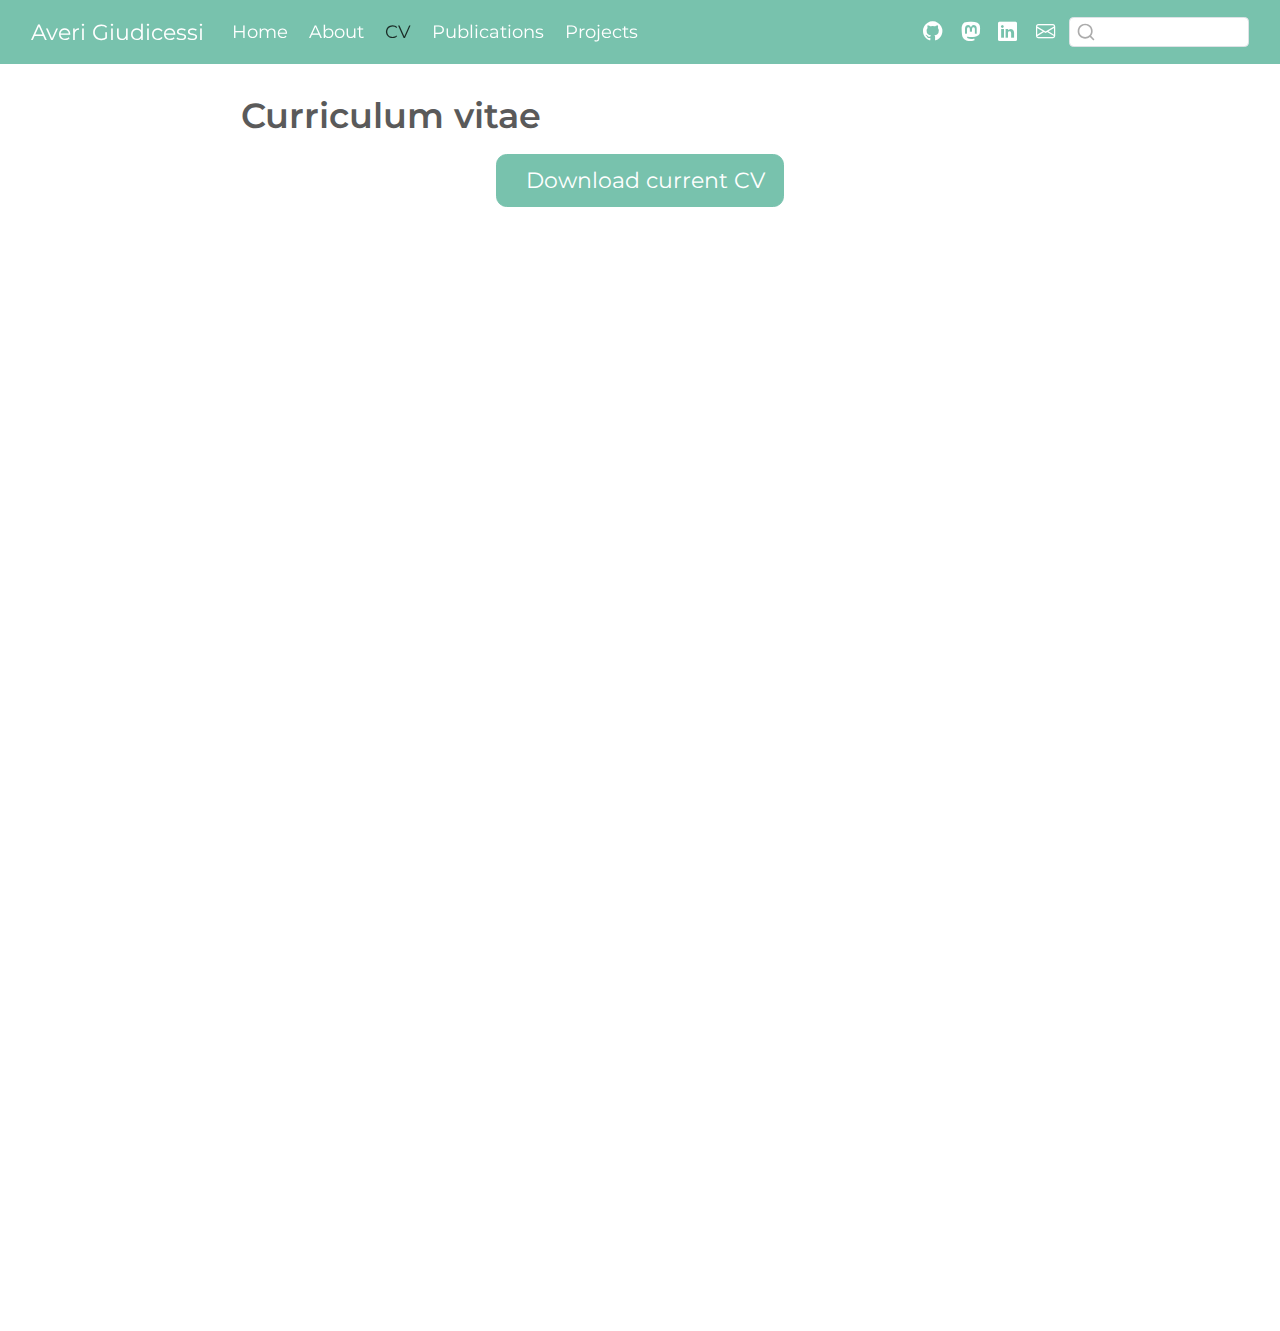
<file: docs/cv/index.html>
<!DOCTYPE html>
<html xmlns="http://www.w3.org/1999/xhtml" lang="en" xml:lang="en"><head>
<meta http-equiv="Content-Type" content="text/html; charset=UTF-8">
<meta charset="utf-8">
<meta name="generator" content="quarto-1.3.450">
<meta name="viewport" content="width=device-width, initial-scale=1.0, user-scalable=yes">
<title>Averi Giudicessi - Curriculum vitae</title>
<style>
code{white-space: pre-wrap;}
span.smallcaps{font-variant: small-caps;}
div.columns{display: flex; gap: min(4vw, 1.5em);}
div.column{flex: auto; overflow-x: auto;}
div.hanging-indent{margin-left: 1.5em; text-indent: -1.5em;}
ul.task-list{list-style: none;}
ul.task-list li input[type="checkbox"] {
  width: 0.8em;
  margin: 0 0.8em 0.2em -1em; /* quarto-specific, see https://github.com/quarto-dev/quarto-cli/issues/4556 */ 
  vertical-align: middle;
}
</style>

<script src="../site_libs/quarto-nav/quarto-nav.js"></script>
<script src="../site_libs/clipboard/clipboard.min.js"></script>
<script src="../site_libs/quarto-search/autocomplete.umd.js"></script>
<script src="../site_libs/quarto-search/fuse.min.js"></script>
<script src="../site_libs/quarto-search/quarto-search.js"></script>
<meta name="quarto:offset" content="../">
<script src="../site_libs/quarto-html/quarto.js"></script>
<script src="../site_libs/quarto-html/popper.min.js"></script>
<script src="../site_libs/quarto-html/tippy.umd.min.js"></script>
<script src="../site_libs/quarto-html/anchor.min.js"></script>
<link href="../site_libs/quarto-html/tippy.css" rel="stylesheet">
<link href="../site_libs/quarto-html/quarto-syntax-highlighting.css" rel="stylesheet" id="quarto-text-highlighting-styles">
<script src="../site_libs/bootstrap/bootstrap.min.js"></script>
<link href="../site_libs/bootstrap/bootstrap-icons.css" rel="stylesheet">
<link href="../site_libs/bootstrap/bootstrap.min.css" rel="stylesheet" id="quarto-bootstrap" data-mode="light"><script id="quarto-search-options" type="application/json">{
  "location": "navbar",
  "copy-button": false,
  "collapse-after": 3,
  "panel-placement": "end",
  "type": "textbox",
  "limit": 20,
  "language": {
    "search-no-results-text": "No results",
    "search-matching-documents-text": "matching documents",
    "search-copy-link-title": "Copy link to search",
    "search-hide-matches-text": "Hide additional matches",
    "search-more-match-text": "more match in this document",
    "search-more-matches-text": "more matches in this document",
    "search-clear-button-title": "Clear",
    "search-detached-cancel-button-title": "Cancel",
    "search-submit-button-title": "Submit",
    "search-label": "Search"
  }
}</script>
</head>
<body class="nav-fixed fullcontent">

<div id="quarto-search-results"></div>
  <header id="quarto-header" class="headroom fixed-top"><nav class="navbar navbar-expand-lg navbar-dark "><div class="navbar-container container-fluid">
      <div class="navbar-brand-container">
    <a class="navbar-brand" href="../index.html">
    <span class="navbar-title">Averi Giudicessi</span>
    </a>
  </div>
            <div id="quarto-search" class="" title="Search"></div>
          <button class="navbar-toggler" type="button" data-bs-toggle="collapse" data-bs-target="#navbarCollapse" aria-controls="navbarCollapse" aria-expanded="false" aria-label="Toggle navigation" onclick="if (window.quartoToggleHeadroom) { window.quartoToggleHeadroom(); }">
  <span class="navbar-toggler-icon"></span>
</button>
          <div class="collapse navbar-collapse" id="navbarCollapse">
            <ul class="navbar-nav navbar-nav-scroll me-auto">
<li class="nav-item">
    <a class="nav-link" href="../index.html" rel="" target="">
 <span class="menu-text">Home</span></a>
  </li>  
  <li class="nav-item">
    <a class="nav-link" href="../about/index.html" rel="" target="">
 <span class="menu-text">About</span></a>
  </li>  
  <li class="nav-item">
    <a class="nav-link active" href="../cv/index.html" rel="" target="" aria-current="page">
 <span class="menu-text">CV</span></a>
  </li>  
  <li class="nav-item">
    <a class="nav-link" href="../publications/index.html" rel="" target="">
 <span class="menu-text">Publications</span></a>
  </li>  
  <li class="nav-item">
    <a class="nav-link" href="../projects/index.html" rel="" target="">
 <span class="menu-text">Projects</span></a>
  </li>  
</ul>
<ul class="navbar-nav navbar-nav-scroll ms-auto">
<li class="nav-item compact">
    <a class="nav-link" href="https://github.com/averi-giudicessi" rel="" target=""><i class="bi bi-github" role="img">
</i> 
 <span class="menu-text"></span></a>
  </li>  
  <li class="nav-item compact">
    <a class="nav-link" href="https://mastodon.social/@averi_g" rel="" target=""><i class="bi bi-mastodon" role="img">
</i> 
 <span class="menu-text"></span></a>
  </li>  
  <li class="nav-item compact">
    <a class="nav-link" href="https://www.linkedin.com/in/averi-giudicessi-210573200/" rel="" target=""><i class="bi bi-linkedin" role="img">
</i> 
 <span class="menu-text"></span></a>
  </li>  
  <li class="nav-item compact">
    <a class="nav-link" href="mailto:mail.averigiudicessi@gmail.com" rel="" target=""><i class="bi bi-envelope" role="img" aria-label="email">
</i> 
 <span class="menu-text"></span></a>
  </li>  
</ul>
<div class="quarto-navbar-tools">
</div>
          </div> <!-- /navcollapse -->
      </div> <!-- /container-fluid -->
    </nav></header><!-- content --><div id="quarto-content" class="quarto-container page-columns page-rows-contents page-layout-article page-navbar">
<!-- sidebar -->
<!-- margin-sidebar -->
    
<!-- main -->
<main class="content" id="quarto-document-content"><header id="title-block-header" class="quarto-title-block default"><div class="quarto-title">
<h1 class="title">Curriculum vitae</h1>
</div>



<div class="quarto-title-meta">

    
  
    
  </div>
  

</header><div class="cell">
<style type="text/css">
.embed-container {
    position: relative;
    padding-bottom: 129%;
    height: 0;
    overflow: hidden;
    max-width: 100%;
}
.embed-container iframe,
.embed-container object,
.embed-container embed {
    position: absolute;
    top: 0;
    left: 0;
    width: 100%;
    height: 100%;
}
</style>
</div>
<p class="text-center">
  <a class="btn btn-primary btn-lg cv-download" href="cv.pdf" target="_blank">
    <i class="fa-solid fa-file-arrow-down"></i> Download current CV
  </a>
</p>
<div class="embed-container">
  <iframe src="cv.pdf#toolbar=0" style="border: 0.5px;width: 100%;"></iframe>
</div>



</main><!-- /main --><script id="quarto-html-after-body" type="application/javascript">
window.document.addEventListener("DOMContentLoaded", function (event) {
  const toggleBodyColorMode = (bsSheetEl) => {
    const mode = bsSheetEl.getAttribute("data-mode");
    const bodyEl = window.document.querySelector("body");
    if (mode === "dark") {
      bodyEl.classList.add("quarto-dark");
      bodyEl.classList.remove("quarto-light");
    } else {
      bodyEl.classList.add("quarto-light");
      bodyEl.classList.remove("quarto-dark");
    }
  }
  const toggleBodyColorPrimary = () => {
    const bsSheetEl = window.document.querySelector("link#quarto-bootstrap");
    if (bsSheetEl) {
      toggleBodyColorMode(bsSheetEl);
    }
  }
  toggleBodyColorPrimary();  
  const icon = "";
  const anchorJS = new window.AnchorJS();
  anchorJS.options = {
    placement: 'right',
    icon: icon
  };
  anchorJS.add('.anchored');
  const isCodeAnnotation = (el) => {
    for (const clz of el.classList) {
      if (clz.startsWith('code-annotation-')) {                     
        return true;
      }
    }
    return false;
  }
  const clipboard = new window.ClipboardJS('.code-copy-button', {
    text: function(trigger) {
      const codeEl = trigger.previousElementSibling.cloneNode(true);
      for (const childEl of codeEl.children) {
        if (isCodeAnnotation(childEl)) {
          childEl.remove();
        }
      }
      return codeEl.innerText;
    }
  });
  clipboard.on('success', function(e) {
    // button target
    const button = e.trigger;
    // don't keep focus
    button.blur();
    // flash "checked"
    button.classList.add('code-copy-button-checked');
    var currentTitle = button.getAttribute("title");
    button.setAttribute("title", "Copied!");
    let tooltip;
    if (window.bootstrap) {
      button.setAttribute("data-bs-toggle", "tooltip");
      button.setAttribute("data-bs-placement", "left");
      button.setAttribute("data-bs-title", "Copied!");
      tooltip = new bootstrap.Tooltip(button, 
        { trigger: "manual", 
          customClass: "code-copy-button-tooltip",
          offset: [0, -8]});
      tooltip.show();    
    }
    setTimeout(function() {
      if (tooltip) {
        tooltip.hide();
        button.removeAttribute("data-bs-title");
        button.removeAttribute("data-bs-toggle");
        button.removeAttribute("data-bs-placement");
      }
      button.setAttribute("title", currentTitle);
      button.classList.remove('code-copy-button-checked');
    }, 1000);
    // clear code selection
    e.clearSelection();
  });
  function tippyHover(el, contentFn) {
    const config = {
      allowHTML: true,
      content: contentFn,
      maxWidth: 500,
      delay: 100,
      arrow: false,
      appendTo: function(el) {
          return el.parentElement;
      },
      interactive: true,
      interactiveBorder: 10,
      theme: 'quarto',
      placement: 'bottom-start'
    };
    window.tippy(el, config); 
  }
  const noterefs = window.document.querySelectorAll('a[role="doc-noteref"]');
  for (var i=0; i<noterefs.length; i++) {
    const ref = noterefs[i];
    tippyHover(ref, function() {
      // use id or data attribute instead here
      let href = ref.getAttribute('data-footnote-href') || ref.getAttribute('href');
      try { href = new URL(href).hash; } catch {}
      const id = href.replace(/^#\/?/, "");
      const note = window.document.getElementById(id);
      return note.innerHTML;
    });
  }
      let selectedAnnoteEl;
      const selectorForAnnotation = ( cell, annotation) => {
        let cellAttr = 'data-code-cell="' + cell + '"';
        let lineAttr = 'data-code-annotation="' +  annotation + '"';
        const selector = 'span[' + cellAttr + '][' + lineAttr + ']';
        return selector;
      }
      const selectCodeLines = (annoteEl) => {
        const doc = window.document;
        const targetCell = annoteEl.getAttribute("data-target-cell");
        const targetAnnotation = annoteEl.getAttribute("data-target-annotation");
        const annoteSpan = window.document.querySelector(selectorForAnnotation(targetCell, targetAnnotation));
        const lines = annoteSpan.getAttribute("data-code-lines").split(",");
        const lineIds = lines.map((line) => {
          return targetCell + "-" + line;
        })
        let top = null;
        let height = null;
        let parent = null;
        if (lineIds.length > 0) {
            //compute the position of the single el (top and bottom and make a div)
            const el = window.document.getElementById(lineIds[0]);
            top = el.offsetTop;
            height = el.offsetHeight;
            parent = el.parentElement.parentElement;
          if (lineIds.length > 1) {
            const lastEl = window.document.getElementById(lineIds[lineIds.length - 1]);
            const bottom = lastEl.offsetTop + lastEl.offsetHeight;
            height = bottom - top;
          }
          if (top !== null && height !== null && parent !== null) {
            // cook up a div (if necessary) and position it 
            let div = window.document.getElementById("code-annotation-line-highlight");
            if (div === null) {
              div = window.document.createElement("div");
              div.setAttribute("id", "code-annotation-line-highlight");
              div.style.position = 'absolute';
              parent.appendChild(div);
            }
            div.style.top = top - 2 + "px";
            div.style.height = height + 4 + "px";
            let gutterDiv = window.document.getElementById("code-annotation-line-highlight-gutter");
            if (gutterDiv === null) {
              gutterDiv = window.document.createElement("div");
              gutterDiv.setAttribute("id", "code-annotation-line-highlight-gutter");
              gutterDiv.style.position = 'absolute';
              const codeCell = window.document.getElementById(targetCell);
              const gutter = codeCell.querySelector('.code-annotation-gutter');
              gutter.appendChild(gutterDiv);
            }
            gutterDiv.style.top = top - 2 + "px";
            gutterDiv.style.height = height + 4 + "px";
          }
          selectedAnnoteEl = annoteEl;
        }
      };
      const unselectCodeLines = () => {
        const elementsIds = ["code-annotation-line-highlight", "code-annotation-line-highlight-gutter"];
        elementsIds.forEach((elId) => {
          const div = window.document.getElementById(elId);
          if (div) {
            div.remove();
          }
        });
        selectedAnnoteEl = undefined;
      };
      // Attach click handler to the DT
      const annoteDls = window.document.querySelectorAll('dt[data-target-cell]');
      for (const annoteDlNode of annoteDls) {
        annoteDlNode.addEventListener('click', (event) => {
          const clickedEl = event.target;
          if (clickedEl !== selectedAnnoteEl) {
            unselectCodeLines();
            const activeEl = window.document.querySelector('dt[data-target-cell].code-annotation-active');
            if (activeEl) {
              activeEl.classList.remove('code-annotation-active');
            }
            selectCodeLines(clickedEl);
            clickedEl.classList.add('code-annotation-active');
          } else {
            // Unselect the line
            unselectCodeLines();
            clickedEl.classList.remove('code-annotation-active');
          }
        });
      }
  const findCites = (el) => {
    const parentEl = el.parentElement;
    if (parentEl) {
      const cites = parentEl.dataset.cites;
      if (cites) {
        return {
          el,
          cites: cites.split(' ')
        };
      } else {
        return findCites(el.parentElement)
      }
    } else {
      return undefined;
    }
  };
  var bibliorefs = window.document.querySelectorAll('a[role="doc-biblioref"]');
  for (var i=0; i<bibliorefs.length; i++) {
    const ref = bibliorefs[i];
    const citeInfo = findCites(ref);
    if (citeInfo) {
      tippyHover(citeInfo.el, function() {
        var popup = window.document.createElement('div');
        citeInfo.cites.forEach(function(cite) {
          var citeDiv = window.document.createElement('div');
          citeDiv.classList.add('hanging-indent');
          citeDiv.classList.add('csl-entry');
          var biblioDiv = window.document.getElementById('ref-' + cite);
          if (biblioDiv) {
            citeDiv.innerHTML = biblioDiv.innerHTML;
          }
          popup.appendChild(citeDiv);
        });
        return popup.innerHTML;
      });
    }
  }
});
</script>
</div> <!-- /content -->



</body></html>
</file>
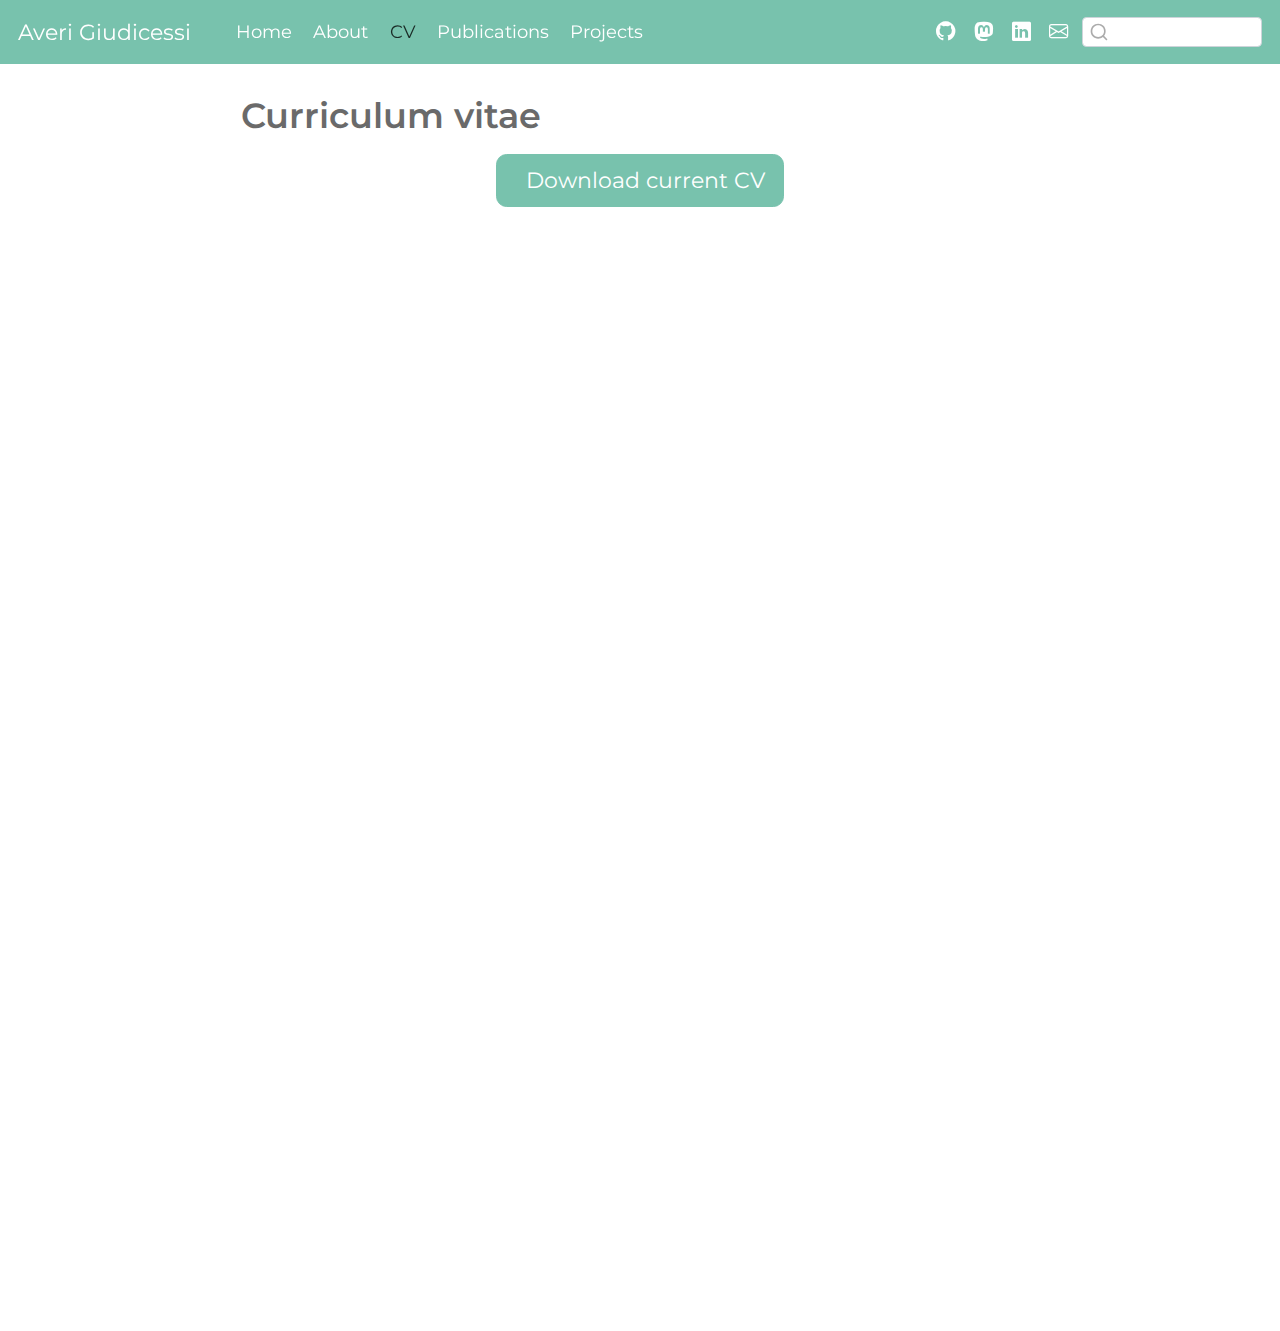
<file: averi_website/docs/cv/index.html>
<!DOCTYPE html>
<html xmlns="http://www.w3.org/1999/xhtml" lang="en" xml:lang="en"><head>
<meta http-equiv="Content-Type" content="text/html; charset=UTF-8">
<meta charset="utf-8">
<meta name="generator" content="quarto-1.3.450">
<meta name="viewport" content="width=device-width, initial-scale=1.0, user-scalable=yes">
<title>Averi Giudicessi - Curriculum vitae</title>
<style>
code{white-space: pre-wrap;}
span.smallcaps{font-variant: small-caps;}
div.columns{display: flex; gap: min(4vw, 1.5em);}
div.column{flex: auto; overflow-x: auto;}
div.hanging-indent{margin-left: 1.5em; text-indent: -1.5em;}
ul.task-list{list-style: none;}
ul.task-list li input[type="checkbox"] {
  width: 0.8em;
  margin: 0 0.8em 0.2em -1em; /* quarto-specific, see https://github.com/quarto-dev/quarto-cli/issues/4556 */ 
  vertical-align: middle;
}
</style>

<script src="../site_libs/quarto-nav/quarto-nav.js"></script>
<script src="../site_libs/clipboard/clipboard.min.js"></script>
<script src="../site_libs/quarto-search/autocomplete.umd.js"></script>
<script src="../site_libs/quarto-search/fuse.min.js"></script>
<script src="../site_libs/quarto-search/quarto-search.js"></script>
<meta name="quarto:offset" content="../">
<script src="../site_libs/quarto-html/quarto.js"></script>
<script src="../site_libs/quarto-html/popper.min.js"></script>
<script src="../site_libs/quarto-html/tippy.umd.min.js"></script>
<script src="../site_libs/quarto-html/anchor.min.js"></script>
<link href="../site_libs/quarto-html/tippy.css" rel="stylesheet">
<link href="../site_libs/quarto-html/quarto-syntax-highlighting.css" rel="stylesheet" id="quarto-text-highlighting-styles">
<script src="../site_libs/bootstrap/bootstrap.min.js"></script>
<link href="../site_libs/bootstrap/bootstrap-icons.css" rel="stylesheet">
<link href="../site_libs/bootstrap/bootstrap.min.css" rel="stylesheet" id="quarto-bootstrap" data-mode="light"><script id="quarto-search-options" type="application/json">{
  "location": "navbar",
  "copy-button": false,
  "collapse-after": 3,
  "panel-placement": "end",
  "type": "textbox",
  "limit": 20,
  "language": {
    "search-no-results-text": "No results",
    "search-matching-documents-text": "matching documents",
    "search-copy-link-title": "Copy link to search",
    "search-hide-matches-text": "Hide additional matches",
    "search-more-match-text": "more match in this document",
    "search-more-matches-text": "more matches in this document",
    "search-clear-button-title": "Clear",
    "search-detached-cancel-button-title": "Cancel",
    "search-submit-button-title": "Submit",
    "search-label": "Search"
  }
}</script>
</head>
<body class="nav-fixed fullcontent">

<div id="quarto-search-results"></div>
  <header id="quarto-header" class="headroom fixed-top"><nav class="navbar navbar-expand-lg navbar-dark "><div class="navbar-container container-fluid">
      <div class="navbar-brand-container">
    <a class="navbar-brand" href="../index.html">
    <span class="navbar-title">Averi Giudicessi</span>
    </a>
  </div>
            <div id="quarto-search" class="" title="Search"></div>
          <button class="navbar-toggler" type="button" data-bs-toggle="collapse" data-bs-target="#navbarCollapse" aria-controls="navbarCollapse" aria-expanded="false" aria-label="Toggle navigation" onclick="if (window.quartoToggleHeadroom) { window.quartoToggleHeadroom(); }">
  <span class="navbar-toggler-icon"></span>
</button>
          <div class="collapse navbar-collapse" id="navbarCollapse">
            <ul class="navbar-nav navbar-nav-scroll me-auto">
<li class="nav-item">
    <a class="nav-link" href="../index.html" rel="" target="">
 <span class="menu-text">Home</span></a>
  </li>  
  <li class="nav-item">
    <a class="nav-link" href="../about/index.html" rel="" target="">
 <span class="menu-text">About</span></a>
  </li>  
  <li class="nav-item">
    <a class="nav-link active" href="../cv/index.html" rel="" target="" aria-current="page">
 <span class="menu-text">CV</span></a>
  </li>  
  <li class="nav-item">
    <a class="nav-link" href="../publications/index.html" rel="" target="">
 <span class="menu-text">Publications</span></a>
  </li>  
  <li class="nav-item">
    <a class="nav-link" href="../projects/index.html" rel="" target="">
 <span class="menu-text">Projects</span></a>
  </li>  
</ul>
<ul class="navbar-nav navbar-nav-scroll ms-auto">
<li class="nav-item compact">
    <a class="nav-link" href="https://github.com/averigg" rel="" target=""><i class="bi bi-github" role="img">
</i> 
 <span class="menu-text"></span></a>
  </li>  
  <li class="nav-item compact">
    <a class="nav-link" href="https://mastodon.social/@averi_g" rel="" target=""><i class="bi bi-mastodon" role="img">
</i> 
 <span class="menu-text"></span></a>
  </li>  
  <li class="nav-item compact">
    <a class="nav-link" href="https://www.linkedin.com/in/averi-giudicessi-210573200/" rel="" target=""><i class="bi bi-linkedin" role="img">
</i> 
 <span class="menu-text"></span></a>
  </li>  
  <li class="nav-item compact">
    <a class="nav-link" href="mailto:mail.averigiudicessi@gmail.com" rel="" target=""><i class="bi bi-envelope" role="img" aria-label="email">
</i> 
 <span class="menu-text"></span></a>
  </li>  
</ul>
<div class="quarto-navbar-tools">
</div>
          </div> <!-- /navcollapse -->
      </div> <!-- /container-fluid -->
    </nav></header><!-- content --><div id="quarto-content" class="quarto-container page-columns page-rows-contents page-layout-article page-navbar">
<!-- sidebar -->
<!-- margin-sidebar -->
    
<!-- main -->
<main class="content" id="quarto-document-content"><header id="title-block-header" class="quarto-title-block default"><div class="quarto-title">
<h1 class="title">Curriculum vitae</h1>
</div>



<div class="quarto-title-meta">

    
  
    
  </div>
  

</header><div class="cell">
<style type="text/css">
.embed-container {
    position: relative;
    padding-bottom: 129%;
    height: 0;
    overflow: hidden;
    max-width: 100%;
}
.embed-container iframe,
.embed-container object,
.embed-container embed {
    position: absolute;
    top: 0;
    left: 0;
    width: 100%;
    height: 100%;
}
</style>
</div>
<p class="text-center">
  <a class="btn btn-primary btn-lg cv-download" href="cv.pdf" target="_blank">
    <i class="fa-solid fa-file-arrow-down"></i> Download current CV
  </a>
</p>
<div class="embed-container">
  <iframe src="cv.pdf#toolbar=0" style="border: 0.5px;width: 100%;"></iframe>
</div>



</main><!-- /main --><script id="quarto-html-after-body" type="application/javascript">
window.document.addEventListener("DOMContentLoaded", function (event) {
  const toggleBodyColorMode = (bsSheetEl) => {
    const mode = bsSheetEl.getAttribute("data-mode");
    const bodyEl = window.document.querySelector("body");
    if (mode === "dark") {
      bodyEl.classList.add("quarto-dark");
      bodyEl.classList.remove("quarto-light");
    } else {
      bodyEl.classList.add("quarto-light");
      bodyEl.classList.remove("quarto-dark");
    }
  }
  const toggleBodyColorPrimary = () => {
    const bsSheetEl = window.document.querySelector("link#quarto-bootstrap");
    if (bsSheetEl) {
      toggleBodyColorMode(bsSheetEl);
    }
  }
  toggleBodyColorPrimary();  
  const icon = "";
  const anchorJS = new window.AnchorJS();
  anchorJS.options = {
    placement: 'right',
    icon: icon
  };
  anchorJS.add('.anchored');
  const isCodeAnnotation = (el) => {
    for (const clz of el.classList) {
      if (clz.startsWith('code-annotation-')) {                     
        return true;
      }
    }
    return false;
  }
  const clipboard = new window.ClipboardJS('.code-copy-button', {
    text: function(trigger) {
      const codeEl = trigger.previousElementSibling.cloneNode(true);
      for (const childEl of codeEl.children) {
        if (isCodeAnnotation(childEl)) {
          childEl.remove();
        }
      }
      return codeEl.innerText;
    }
  });
  clipboard.on('success', function(e) {
    // button target
    const button = e.trigger;
    // don't keep focus
    button.blur();
    // flash "checked"
    button.classList.add('code-copy-button-checked');
    var currentTitle = button.getAttribute("title");
    button.setAttribute("title", "Copied!");
    let tooltip;
    if (window.bootstrap) {
      button.setAttribute("data-bs-toggle", "tooltip");
      button.setAttribute("data-bs-placement", "left");
      button.setAttribute("data-bs-title", "Copied!");
      tooltip = new bootstrap.Tooltip(button, 
        { trigger: "manual", 
          customClass: "code-copy-button-tooltip",
          offset: [0, -8]});
      tooltip.show();    
    }
    setTimeout(function() {
      if (tooltip) {
        tooltip.hide();
        button.removeAttribute("data-bs-title");
        button.removeAttribute("data-bs-toggle");
        button.removeAttribute("data-bs-placement");
      }
      button.setAttribute("title", currentTitle);
      button.classList.remove('code-copy-button-checked');
    }, 1000);
    // clear code selection
    e.clearSelection();
  });
  function tippyHover(el, contentFn) {
    const config = {
      allowHTML: true,
      content: contentFn,
      maxWidth: 500,
      delay: 100,
      arrow: false,
      appendTo: function(el) {
          return el.parentElement;
      },
      interactive: true,
      interactiveBorder: 10,
      theme: 'quarto',
      placement: 'bottom-start'
    };
    window.tippy(el, config); 
  }
  const noterefs = window.document.querySelectorAll('a[role="doc-noteref"]');
  for (var i=0; i<noterefs.length; i++) {
    const ref = noterefs[i];
    tippyHover(ref, function() {
      // use id or data attribute instead here
      let href = ref.getAttribute('data-footnote-href') || ref.getAttribute('href');
      try { href = new URL(href).hash; } catch {}
      const id = href.replace(/^#\/?/, "");
      const note = window.document.getElementById(id);
      return note.innerHTML;
    });
  }
      let selectedAnnoteEl;
      const selectorForAnnotation = ( cell, annotation) => {
        let cellAttr = 'data-code-cell="' + cell + '"';
        let lineAttr = 'data-code-annotation="' +  annotation + '"';
        const selector = 'span[' + cellAttr + '][' + lineAttr + ']';
        return selector;
      }
      const selectCodeLines = (annoteEl) => {
        const doc = window.document;
        const targetCell = annoteEl.getAttribute("data-target-cell");
        const targetAnnotation = annoteEl.getAttribute("data-target-annotation");
        const annoteSpan = window.document.querySelector(selectorForAnnotation(targetCell, targetAnnotation));
        const lines = annoteSpan.getAttribute("data-code-lines").split(",");
        const lineIds = lines.map((line) => {
          return targetCell + "-" + line;
        })
        let top = null;
        let height = null;
        let parent = null;
        if (lineIds.length > 0) {
            //compute the position of the single el (top and bottom and make a div)
            const el = window.document.getElementById(lineIds[0]);
            top = el.offsetTop;
            height = el.offsetHeight;
            parent = el.parentElement.parentElement;
          if (lineIds.length > 1) {
            const lastEl = window.document.getElementById(lineIds[lineIds.length - 1]);
            const bottom = lastEl.offsetTop + lastEl.offsetHeight;
            height = bottom - top;
          }
          if (top !== null && height !== null && parent !== null) {
            // cook up a div (if necessary) and position it 
            let div = window.document.getElementById("code-annotation-line-highlight");
            if (div === null) {
              div = window.document.createElement("div");
              div.setAttribute("id", "code-annotation-line-highlight");
              div.style.position = 'absolute';
              parent.appendChild(div);
            }
            div.style.top = top - 2 + "px";
            div.style.height = height + 4 + "px";
            let gutterDiv = window.document.getElementById("code-annotation-line-highlight-gutter");
            if (gutterDiv === null) {
              gutterDiv = window.document.createElement("div");
              gutterDiv.setAttribute("id", "code-annotation-line-highlight-gutter");
              gutterDiv.style.position = 'absolute';
              const codeCell = window.document.getElementById(targetCell);
              const gutter = codeCell.querySelector('.code-annotation-gutter');
              gutter.appendChild(gutterDiv);
            }
            gutterDiv.style.top = top - 2 + "px";
            gutterDiv.style.height = height + 4 + "px";
          }
          selectedAnnoteEl = annoteEl;
        }
      };
      const unselectCodeLines = () => {
        const elementsIds = ["code-annotation-line-highlight", "code-annotation-line-highlight-gutter"];
        elementsIds.forEach((elId) => {
          const div = window.document.getElementById(elId);
          if (div) {
            div.remove();
          }
        });
        selectedAnnoteEl = undefined;
      };
      // Attach click handler to the DT
      const annoteDls = window.document.querySelectorAll('dt[data-target-cell]');
      for (const annoteDlNode of annoteDls) {
        annoteDlNode.addEventListener('click', (event) => {
          const clickedEl = event.target;
          if (clickedEl !== selectedAnnoteEl) {
            unselectCodeLines();
            const activeEl = window.document.querySelector('dt[data-target-cell].code-annotation-active');
            if (activeEl) {
              activeEl.classList.remove('code-annotation-active');
            }
            selectCodeLines(clickedEl);
            clickedEl.classList.add('code-annotation-active');
          } else {
            // Unselect the line
            unselectCodeLines();
            clickedEl.classList.remove('code-annotation-active');
          }
        });
      }
  const findCites = (el) => {
    const parentEl = el.parentElement;
    if (parentEl) {
      const cites = parentEl.dataset.cites;
      if (cites) {
        return {
          el,
          cites: cites.split(' ')
        };
      } else {
        return findCites(el.parentElement)
      }
    } else {
      return undefined;
    }
  };
  var bibliorefs = window.document.querySelectorAll('a[role="doc-biblioref"]');
  for (var i=0; i<bibliorefs.length; i++) {
    const ref = bibliorefs[i];
    const citeInfo = findCites(ref);
    if (citeInfo) {
      tippyHover(citeInfo.el, function() {
        var popup = window.document.createElement('div');
        citeInfo.cites.forEach(function(cite) {
          var citeDiv = window.document.createElement('div');
          citeDiv.classList.add('hanging-indent');
          citeDiv.classList.add('csl-entry');
          var biblioDiv = window.document.getElementById('ref-' + cite);
          if (biblioDiv) {
            citeDiv.innerHTML = biblioDiv.innerHTML;
          }
          popup.appendChild(citeDiv);
        });
        return popup.innerHTML;
      });
    }
  }
});
</script>
</div> <!-- /content -->



</body></html>
</file>
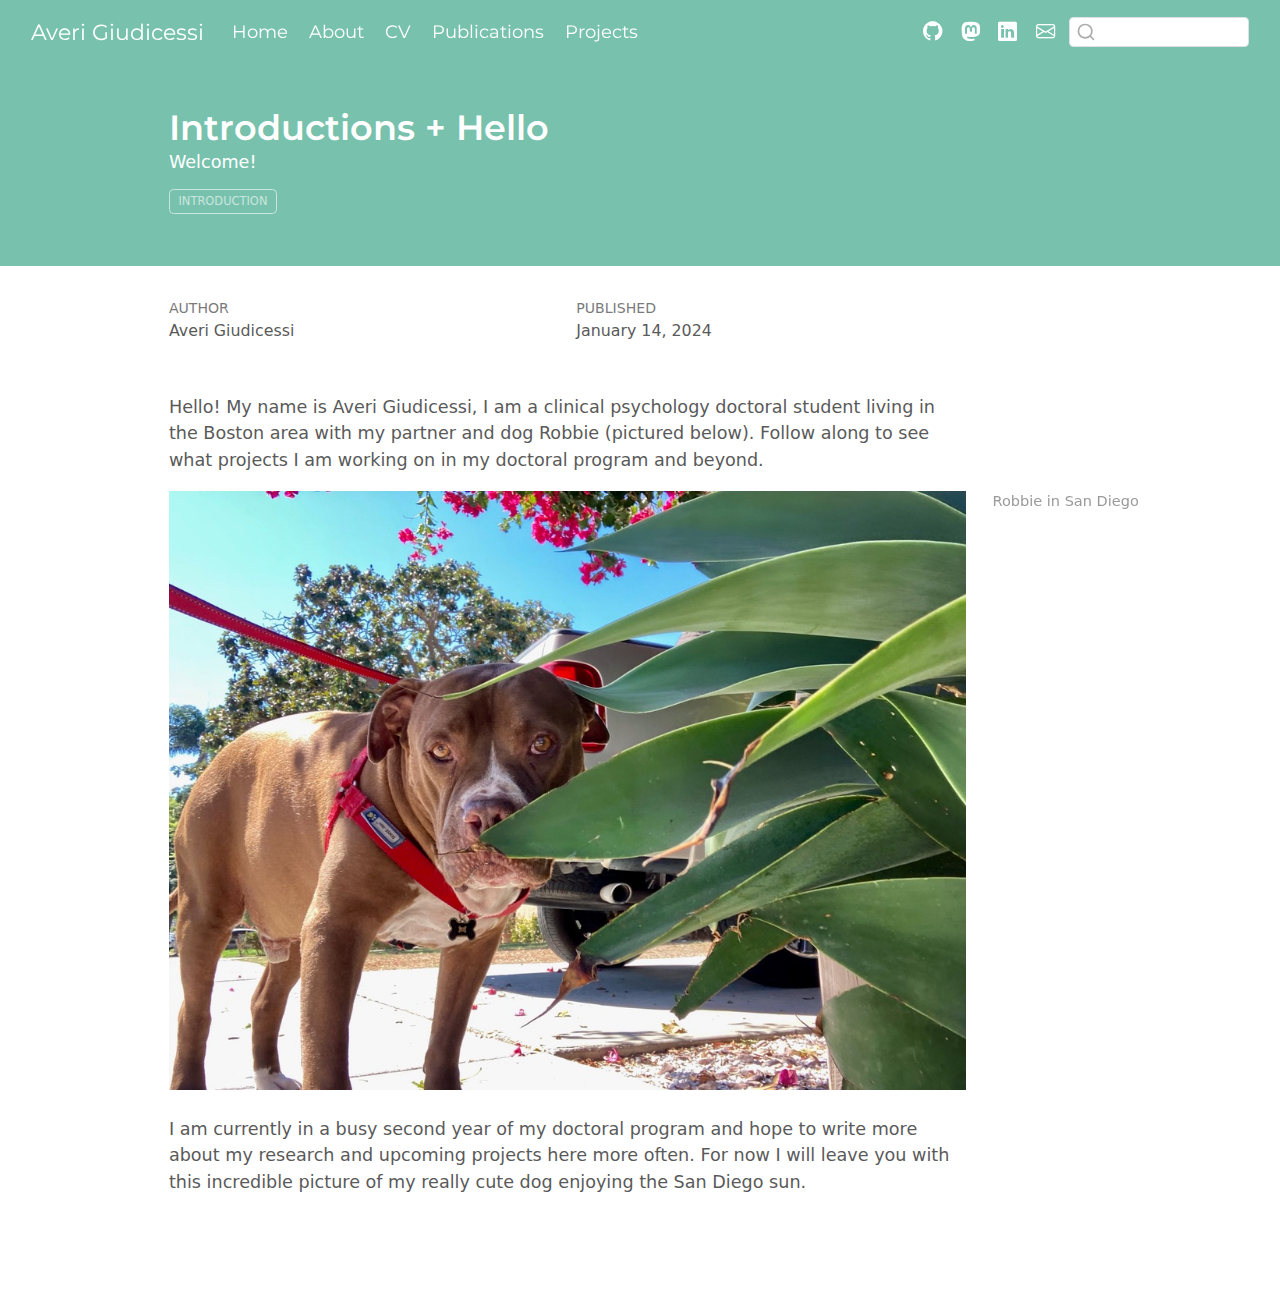
<file: docs/projects/posts/2024-01-13/index.html>
<!DOCTYPE html>
<html xmlns="http://www.w3.org/1999/xhtml" lang="en" xml:lang="en"><head>

<meta charset="utf-8">
<meta name="generator" content="quarto-1.3.450">

<meta name="viewport" content="width=device-width, initial-scale=1.0, user-scalable=yes">

<meta name="author" content="Averi Giudicessi">
<meta name="dcterms.date" content="2024-01-14">
<meta name="description" content="Welcome!">

<title>Averi Giudicessi - Introductions + Hello</title>
<style>
code{white-space: pre-wrap;}
span.smallcaps{font-variant: small-caps;}
div.columns{display: flex; gap: min(4vw, 1.5em);}
div.column{flex: auto; overflow-x: auto;}
div.hanging-indent{margin-left: 1.5em; text-indent: -1.5em;}
ul.task-list{list-style: none;}
ul.task-list li input[type="checkbox"] {
  width: 0.8em;
  margin: 0 0.8em 0.2em -1em; /* quarto-specific, see https://github.com/quarto-dev/quarto-cli/issues/4556 */ 
  vertical-align: middle;
}
</style>


<script src="../../../site_libs/quarto-nav/quarto-nav.js"></script>
<script src="../../../site_libs/clipboard/clipboard.min.js"></script>
<script src="../../../site_libs/quarto-search/autocomplete.umd.js"></script>
<script src="../../../site_libs/quarto-search/fuse.min.js"></script>
<script src="../../../site_libs/quarto-search/quarto-search.js"></script>
<meta name="quarto:offset" content="../../../">
<script src="../../../site_libs/quarto-html/quarto.js"></script>
<script src="../../../site_libs/quarto-html/popper.min.js"></script>
<script src="../../../site_libs/quarto-html/tippy.umd.min.js"></script>
<script src="../../../site_libs/quarto-html/anchor.min.js"></script>
<link href="../../../site_libs/quarto-html/tippy.css" rel="stylesheet">
<link href="../../../site_libs/quarto-html/quarto-syntax-highlighting.css" rel="stylesheet" id="quarto-text-highlighting-styles">
<script src="../../../site_libs/bootstrap/bootstrap.min.js"></script>
<link href="../../../site_libs/bootstrap/bootstrap-icons.css" rel="stylesheet">
<link href="../../../site_libs/bootstrap/bootstrap.min.css" rel="stylesheet" id="quarto-bootstrap" data-mode="light">
<script id="quarto-search-options" type="application/json">{
  "location": "navbar",
  "copy-button": false,
  "collapse-after": 3,
  "panel-placement": "end",
  "type": "textbox",
  "limit": 20,
  "language": {
    "search-no-results-text": "No results",
    "search-matching-documents-text": "matching documents",
    "search-copy-link-title": "Copy link to search",
    "search-hide-matches-text": "Hide additional matches",
    "search-more-match-text": "more match in this document",
    "search-more-matches-text": "more matches in this document",
    "search-clear-button-title": "Clear",
    "search-detached-cancel-button-title": "Cancel",
    "search-submit-button-title": "Submit",
    "search-label": "Search"
  }
}</script>


</head>

<body class="nav-fixed">

<div id="quarto-search-results"></div>
  <header id="quarto-header" class="headroom fixed-top">
    <nav class="navbar navbar-expand-lg navbar-dark ">
      <div class="navbar-container container-fluid">
      <div class="navbar-brand-container">
    <a class="navbar-brand" href="../../../index.html">
    <span class="navbar-title">Averi Giudicessi</span>
    </a>
  </div>
            <div id="quarto-search" class="" title="Search"></div>
          <button class="navbar-toggler" type="button" data-bs-toggle="collapse" data-bs-target="#navbarCollapse" aria-controls="navbarCollapse" aria-expanded="false" aria-label="Toggle navigation" onclick="if (window.quartoToggleHeadroom) { window.quartoToggleHeadroom(); }">
  <span class="navbar-toggler-icon"></span>
</button>
          <div class="collapse navbar-collapse" id="navbarCollapse">
            <ul class="navbar-nav navbar-nav-scroll me-auto">
  <li class="nav-item">
    <a class="nav-link" href="../../../index.html" rel="" target="">
 <span class="menu-text">Home</span></a>
  </li>  
  <li class="nav-item">
    <a class="nav-link" href="../../../about/index.html" rel="" target="">
 <span class="menu-text">About</span></a>
  </li>  
  <li class="nav-item">
    <a class="nav-link" href="../../../cv/index.html" rel="" target="">
 <span class="menu-text">CV</span></a>
  </li>  
  <li class="nav-item">
    <a class="nav-link" href="../../../publications/index.html" rel="" target="">
 <span class="menu-text">Publications</span></a>
  </li>  
  <li class="nav-item">
    <a class="nav-link" href="../../../projects/index.html" rel="" target="">
 <span class="menu-text">Projects</span></a>
  </li>  
</ul>
            <ul class="navbar-nav navbar-nav-scroll ms-auto">
  <li class="nav-item compact">
    <a class="nav-link" href="https://github.com/averi-giudicessi" rel="" target=""><i class="bi bi-github" role="img">
</i> 
 <span class="menu-text"></span></a>
  </li>  
  <li class="nav-item compact">
    <a class="nav-link" href="https://mastodon.social/@averi_g" rel="" target=""><i class="bi bi-mastodon" role="img">
</i> 
 <span class="menu-text"></span></a>
  </li>  
  <li class="nav-item compact">
    <a class="nav-link" href="https://www.linkedin.com/in/averi-giudicessi-210573200/" rel="" target=""><i class="bi bi-linkedin" role="img">
</i> 
 <span class="menu-text"></span></a>
  </li>  
  <li class="nav-item compact">
    <a class="nav-link" href="mailto:mail.averigiudicessi@gmail.com" rel="" target=""><i class="bi bi-envelope" role="img" aria-label="email">
</i> 
 <span class="menu-text"></span></a>
  </li>  
</ul>
            <div class="quarto-navbar-tools">
</div>
          </div> <!-- /navcollapse -->
      </div> <!-- /container-fluid -->
    </nav>
</header>
<!-- content -->
<header id="title-block-header" class="quarto-title-block default page-columns page-full">
  <div class="quarto-title-banner page-columns page-full">
    <div class="quarto-title column-body">
      <h1 class="title">Introductions + Hello</h1>
                  <div>
        <div class="description">
          Welcome!
        </div>
      </div>
                          <div class="quarto-categories">
                <div class="quarto-category">introduction</div>
              </div>
                  </div>
  </div>
    
  
  <div class="quarto-title-meta">

      <div>
      <div class="quarto-title-meta-heading">Author</div>
      <div class="quarto-title-meta-contents">
               <p>Averi Giudicessi </p>
            </div>
    </div>
      
      <div>
      <div class="quarto-title-meta-heading">Published</div>
      <div class="quarto-title-meta-contents">
        <p class="date">January 14, 2024</p>
      </div>
    </div>
    
      
    </div>
    
  
  </header><div id="quarto-content" class="quarto-container page-columns page-rows-contents page-layout-article page-navbar">
<!-- sidebar -->
<!-- margin-sidebar -->
    <div id="quarto-margin-sidebar" class="sidebar margin-sidebar">
    </div>
<!-- main -->
<main class="content quarto-banner-title-block page-columns page-full" id="quarto-document-content">




<p>Hello! My name is Averi Giudicessi, I am a clinical psychology doctoral student living in the Boston area with my partner and dog Robbie (pictured below). Follow along to see what projects I am working on in my doctoral program and beyond.</p>
<div class="quarto-figure quarto-figure-center page-columns page-full">
<figure class="figure page-columns page-full">
<p><img src="robbie-san-diego.jpeg" class="preview-image img-fluid figure-img" alt="A brown and white dog standing outside behind a green plant in the sun"></p>
<figcaption class="figure-caption margin-caption">Robbie in San Diego</figcaption>
</figure>
</div>
<p>I am currently in a busy second year of my doctoral program and hope to write more about my research and upcoming projects here more often. For now I will leave you with this incredible picture of my really cute dog enjoying the San Diego sun.</p>



</main> <!-- /main -->
<script id="quarto-html-after-body" type="application/javascript">
window.document.addEventListener("DOMContentLoaded", function (event) {
  const toggleBodyColorMode = (bsSheetEl) => {
    const mode = bsSheetEl.getAttribute("data-mode");
    const bodyEl = window.document.querySelector("body");
    if (mode === "dark") {
      bodyEl.classList.add("quarto-dark");
      bodyEl.classList.remove("quarto-light");
    } else {
      bodyEl.classList.add("quarto-light");
      bodyEl.classList.remove("quarto-dark");
    }
  }
  const toggleBodyColorPrimary = () => {
    const bsSheetEl = window.document.querySelector("link#quarto-bootstrap");
    if (bsSheetEl) {
      toggleBodyColorMode(bsSheetEl);
    }
  }
  toggleBodyColorPrimary();  
  const icon = "";
  const anchorJS = new window.AnchorJS();
  anchorJS.options = {
    placement: 'right',
    icon: icon
  };
  anchorJS.add('.anchored');
  const isCodeAnnotation = (el) => {
    for (const clz of el.classList) {
      if (clz.startsWith('code-annotation-')) {                     
        return true;
      }
    }
    return false;
  }
  const clipboard = new window.ClipboardJS('.code-copy-button', {
    text: function(trigger) {
      const codeEl = trigger.previousElementSibling.cloneNode(true);
      for (const childEl of codeEl.children) {
        if (isCodeAnnotation(childEl)) {
          childEl.remove();
        }
      }
      return codeEl.innerText;
    }
  });
  clipboard.on('success', function(e) {
    // button target
    const button = e.trigger;
    // don't keep focus
    button.blur();
    // flash "checked"
    button.classList.add('code-copy-button-checked');
    var currentTitle = button.getAttribute("title");
    button.setAttribute("title", "Copied!");
    let tooltip;
    if (window.bootstrap) {
      button.setAttribute("data-bs-toggle", "tooltip");
      button.setAttribute("data-bs-placement", "left");
      button.setAttribute("data-bs-title", "Copied!");
      tooltip = new bootstrap.Tooltip(button, 
        { trigger: "manual", 
          customClass: "code-copy-button-tooltip",
          offset: [0, -8]});
      tooltip.show();    
    }
    setTimeout(function() {
      if (tooltip) {
        tooltip.hide();
        button.removeAttribute("data-bs-title");
        button.removeAttribute("data-bs-toggle");
        button.removeAttribute("data-bs-placement");
      }
      button.setAttribute("title", currentTitle);
      button.classList.remove('code-copy-button-checked');
    }, 1000);
    // clear code selection
    e.clearSelection();
  });
  function tippyHover(el, contentFn) {
    const config = {
      allowHTML: true,
      content: contentFn,
      maxWidth: 500,
      delay: 100,
      arrow: false,
      appendTo: function(el) {
          return el.parentElement;
      },
      interactive: true,
      interactiveBorder: 10,
      theme: 'quarto',
      placement: 'bottom-start'
    };
    window.tippy(el, config); 
  }
  const noterefs = window.document.querySelectorAll('a[role="doc-noteref"]');
  for (var i=0; i<noterefs.length; i++) {
    const ref = noterefs[i];
    tippyHover(ref, function() {
      // use id or data attribute instead here
      let href = ref.getAttribute('data-footnote-href') || ref.getAttribute('href');
      try { href = new URL(href).hash; } catch {}
      const id = href.replace(/^#\/?/, "");
      const note = window.document.getElementById(id);
      return note.innerHTML;
    });
  }
      let selectedAnnoteEl;
      const selectorForAnnotation = ( cell, annotation) => {
        let cellAttr = 'data-code-cell="' + cell + '"';
        let lineAttr = 'data-code-annotation="' +  annotation + '"';
        const selector = 'span[' + cellAttr + '][' + lineAttr + ']';
        return selector;
      }
      const selectCodeLines = (annoteEl) => {
        const doc = window.document;
        const targetCell = annoteEl.getAttribute("data-target-cell");
        const targetAnnotation = annoteEl.getAttribute("data-target-annotation");
        const annoteSpan = window.document.querySelector(selectorForAnnotation(targetCell, targetAnnotation));
        const lines = annoteSpan.getAttribute("data-code-lines").split(",");
        const lineIds = lines.map((line) => {
          return targetCell + "-" + line;
        })
        let top = null;
        let height = null;
        let parent = null;
        if (lineIds.length > 0) {
            //compute the position of the single el (top and bottom and make a div)
            const el = window.document.getElementById(lineIds[0]);
            top = el.offsetTop;
            height = el.offsetHeight;
            parent = el.parentElement.parentElement;
          if (lineIds.length > 1) {
            const lastEl = window.document.getElementById(lineIds[lineIds.length - 1]);
            const bottom = lastEl.offsetTop + lastEl.offsetHeight;
            height = bottom - top;
          }
          if (top !== null && height !== null && parent !== null) {
            // cook up a div (if necessary) and position it 
            let div = window.document.getElementById("code-annotation-line-highlight");
            if (div === null) {
              div = window.document.createElement("div");
              div.setAttribute("id", "code-annotation-line-highlight");
              div.style.position = 'absolute';
              parent.appendChild(div);
            }
            div.style.top = top - 2 + "px";
            div.style.height = height + 4 + "px";
            let gutterDiv = window.document.getElementById("code-annotation-line-highlight-gutter");
            if (gutterDiv === null) {
              gutterDiv = window.document.createElement("div");
              gutterDiv.setAttribute("id", "code-annotation-line-highlight-gutter");
              gutterDiv.style.position = 'absolute';
              const codeCell = window.document.getElementById(targetCell);
              const gutter = codeCell.querySelector('.code-annotation-gutter');
              gutter.appendChild(gutterDiv);
            }
            gutterDiv.style.top = top - 2 + "px";
            gutterDiv.style.height = height + 4 + "px";
          }
          selectedAnnoteEl = annoteEl;
        }
      };
      const unselectCodeLines = () => {
        const elementsIds = ["code-annotation-line-highlight", "code-annotation-line-highlight-gutter"];
        elementsIds.forEach((elId) => {
          const div = window.document.getElementById(elId);
          if (div) {
            div.remove();
          }
        });
        selectedAnnoteEl = undefined;
      };
      // Attach click handler to the DT
      const annoteDls = window.document.querySelectorAll('dt[data-target-cell]');
      for (const annoteDlNode of annoteDls) {
        annoteDlNode.addEventListener('click', (event) => {
          const clickedEl = event.target;
          if (clickedEl !== selectedAnnoteEl) {
            unselectCodeLines();
            const activeEl = window.document.querySelector('dt[data-target-cell].code-annotation-active');
            if (activeEl) {
              activeEl.classList.remove('code-annotation-active');
            }
            selectCodeLines(clickedEl);
            clickedEl.classList.add('code-annotation-active');
          } else {
            // Unselect the line
            unselectCodeLines();
            clickedEl.classList.remove('code-annotation-active');
          }
        });
      }
  const findCites = (el) => {
    const parentEl = el.parentElement;
    if (parentEl) {
      const cites = parentEl.dataset.cites;
      if (cites) {
        return {
          el,
          cites: cites.split(' ')
        };
      } else {
        return findCites(el.parentElement)
      }
    } else {
      return undefined;
    }
  };
  var bibliorefs = window.document.querySelectorAll('a[role="doc-biblioref"]');
  for (var i=0; i<bibliorefs.length; i++) {
    const ref = bibliorefs[i];
    const citeInfo = findCites(ref);
    if (citeInfo) {
      tippyHover(citeInfo.el, function() {
        var popup = window.document.createElement('div');
        citeInfo.cites.forEach(function(cite) {
          var citeDiv = window.document.createElement('div');
          citeDiv.classList.add('hanging-indent');
          citeDiv.classList.add('csl-entry');
          var biblioDiv = window.document.getElementById('ref-' + cite);
          if (biblioDiv) {
            citeDiv.innerHTML = biblioDiv.innerHTML;
          }
          popup.appendChild(citeDiv);
        });
        return popup.innerHTML;
      });
    }
  }
});
</script>
</div> <!-- /content -->



</body></html>
</file>
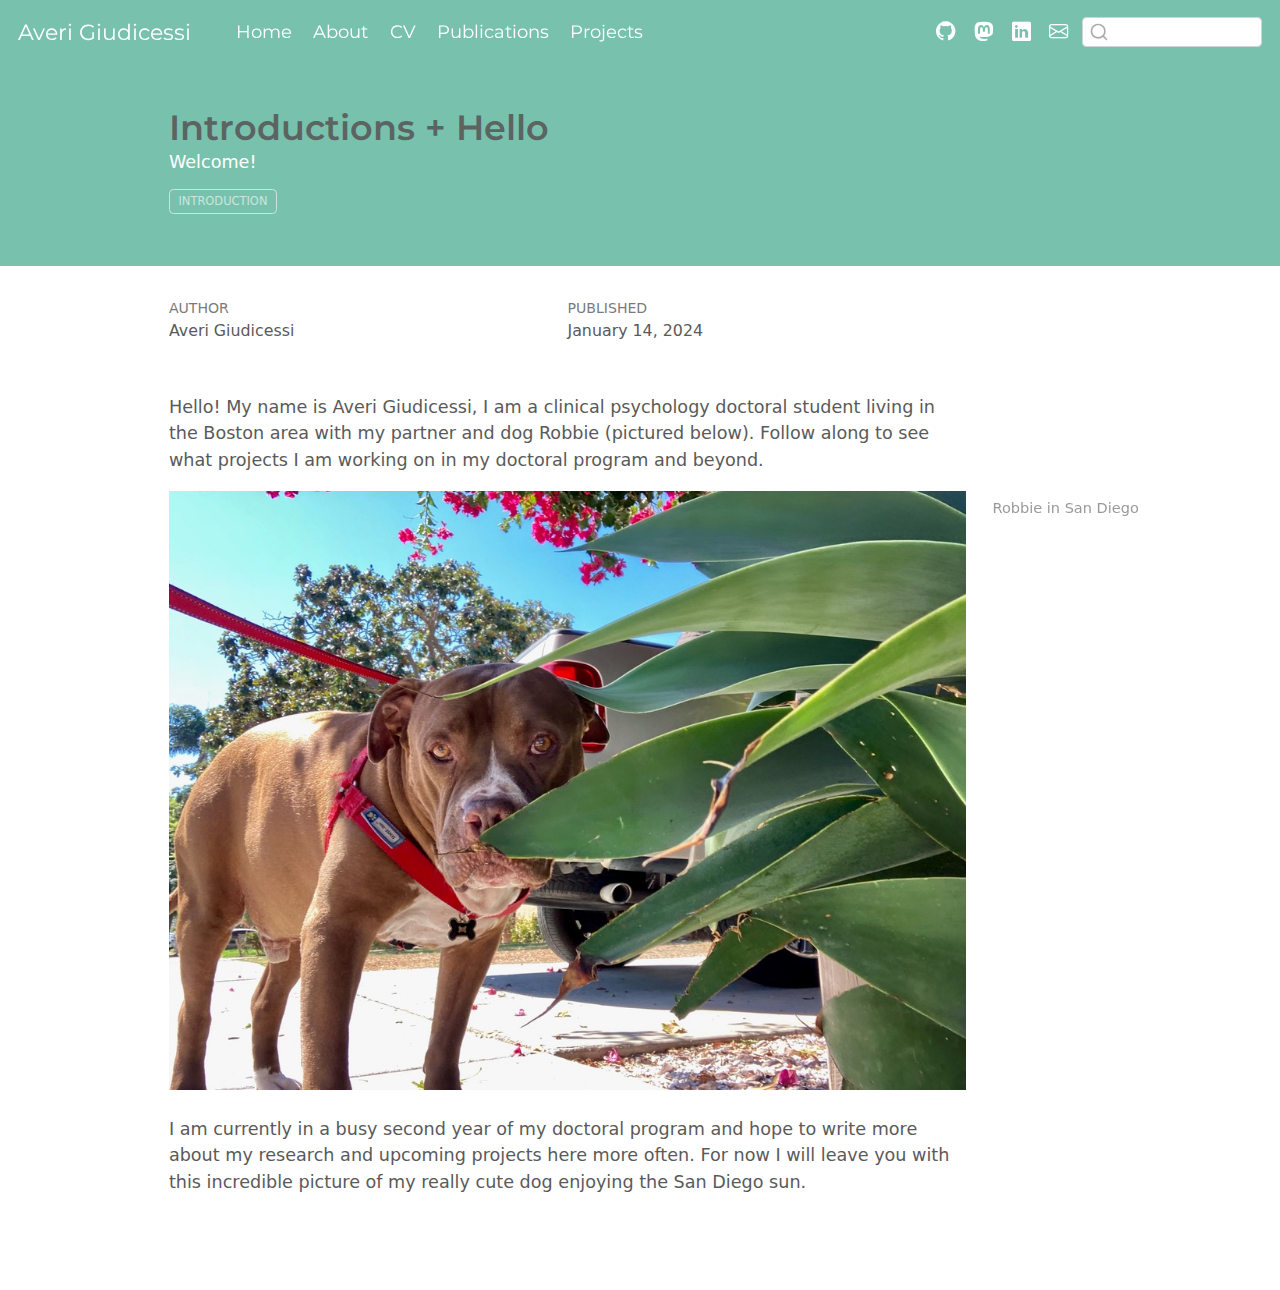
<file: averi_website/docs/projects/posts/2024-01-13/index.html>
<!DOCTYPE html>
<html xmlns="http://www.w3.org/1999/xhtml" lang="en" xml:lang="en"><head>

<meta charset="utf-8">
<meta name="generator" content="quarto-1.3.450">

<meta name="viewport" content="width=device-width, initial-scale=1.0, user-scalable=yes">

<meta name="author" content="Averi Giudicessi">
<meta name="dcterms.date" content="2024-01-14">
<meta name="description" content="Welcome!">

<title>Averi Giudicessi - Introductions + Hello</title>
<style>
code{white-space: pre-wrap;}
span.smallcaps{font-variant: small-caps;}
div.columns{display: flex; gap: min(4vw, 1.5em);}
div.column{flex: auto; overflow-x: auto;}
div.hanging-indent{margin-left: 1.5em; text-indent: -1.5em;}
ul.task-list{list-style: none;}
ul.task-list li input[type="checkbox"] {
  width: 0.8em;
  margin: 0 0.8em 0.2em -1em; /* quarto-specific, see https://github.com/quarto-dev/quarto-cli/issues/4556 */ 
  vertical-align: middle;
}
</style>


<script src="../../../site_libs/quarto-nav/quarto-nav.js"></script>
<script src="../../../site_libs/clipboard/clipboard.min.js"></script>
<script src="../../../site_libs/quarto-search/autocomplete.umd.js"></script>
<script src="../../../site_libs/quarto-search/fuse.min.js"></script>
<script src="../../../site_libs/quarto-search/quarto-search.js"></script>
<meta name="quarto:offset" content="../../../">
<script src="../../../site_libs/quarto-html/quarto.js"></script>
<script src="../../../site_libs/quarto-html/popper.min.js"></script>
<script src="../../../site_libs/quarto-html/tippy.umd.min.js"></script>
<script src="../../../site_libs/quarto-html/anchor.min.js"></script>
<link href="../../../site_libs/quarto-html/tippy.css" rel="stylesheet">
<link href="../../../site_libs/quarto-html/quarto-syntax-highlighting.css" rel="stylesheet" id="quarto-text-highlighting-styles">
<script src="../../../site_libs/bootstrap/bootstrap.min.js"></script>
<link href="../../../site_libs/bootstrap/bootstrap-icons.css" rel="stylesheet">
<link href="../../../site_libs/bootstrap/bootstrap.min.css" rel="stylesheet" id="quarto-bootstrap" data-mode="light">
<script id="quarto-search-options" type="application/json">{
  "location": "navbar",
  "copy-button": false,
  "collapse-after": 3,
  "panel-placement": "end",
  "type": "textbox",
  "limit": 20,
  "language": {
    "search-no-results-text": "No results",
    "search-matching-documents-text": "matching documents",
    "search-copy-link-title": "Copy link to search",
    "search-hide-matches-text": "Hide additional matches",
    "search-more-match-text": "more match in this document",
    "search-more-matches-text": "more matches in this document",
    "search-clear-button-title": "Clear",
    "search-detached-cancel-button-title": "Cancel",
    "search-submit-button-title": "Submit",
    "search-label": "Search"
  }
}</script>


</head>

<body class="nav-fixed">

<div id="quarto-search-results"></div>
  <header id="quarto-header" class="headroom fixed-top">
    <nav class="navbar navbar-expand-lg navbar-dark ">
      <div class="navbar-container container-fluid">
      <div class="navbar-brand-container">
    <a class="navbar-brand" href="../../../index.html">
    <span class="navbar-title">Averi Giudicessi</span>
    </a>
  </div>
            <div id="quarto-search" class="" title="Search"></div>
          <button class="navbar-toggler" type="button" data-bs-toggle="collapse" data-bs-target="#navbarCollapse" aria-controls="navbarCollapse" aria-expanded="false" aria-label="Toggle navigation" onclick="if (window.quartoToggleHeadroom) { window.quartoToggleHeadroom(); }">
  <span class="navbar-toggler-icon"></span>
</button>
          <div class="collapse navbar-collapse" id="navbarCollapse">
            <ul class="navbar-nav navbar-nav-scroll me-auto">
  <li class="nav-item">
    <a class="nav-link" href="../../../index.html" rel="" target="">
 <span class="menu-text">Home</span></a>
  </li>  
  <li class="nav-item">
    <a class="nav-link" href="../../../about/index.html" rel="" target="">
 <span class="menu-text">About</span></a>
  </li>  
  <li class="nav-item">
    <a class="nav-link" href="../../../cv/index.html" rel="" target="">
 <span class="menu-text">CV</span></a>
  </li>  
  <li class="nav-item">
    <a class="nav-link" href="../../../publications/index.html" rel="" target="">
 <span class="menu-text">Publications</span></a>
  </li>  
  <li class="nav-item">
    <a class="nav-link" href="../../../projects/index.html" rel="" target="">
 <span class="menu-text">Projects</span></a>
  </li>  
</ul>
            <ul class="navbar-nav navbar-nav-scroll ms-auto">
  <li class="nav-item compact">
    <a class="nav-link" href="https://github.com/averigg" rel="" target=""><i class="bi bi-github" role="img">
</i> 
 <span class="menu-text"></span></a>
  </li>  
  <li class="nav-item compact">
    <a class="nav-link" href="https://mastodon.social/@averi_g" rel="" target=""><i class="bi bi-mastodon" role="img">
</i> 
 <span class="menu-text"></span></a>
  </li>  
  <li class="nav-item compact">
    <a class="nav-link" href="https://www.linkedin.com/in/averi-giudicessi-210573200/" rel="" target=""><i class="bi bi-linkedin" role="img">
</i> 
 <span class="menu-text"></span></a>
  </li>  
  <li class="nav-item compact">
    <a class="nav-link" href="mailto:mail.averigiudicessi@gmail.com" rel="" target=""><i class="bi bi-envelope" role="img" aria-label="email">
</i> 
 <span class="menu-text"></span></a>
  </li>  
</ul>
            <div class="quarto-navbar-tools">
</div>
          </div> <!-- /navcollapse -->
      </div> <!-- /container-fluid -->
    </nav>
</header>
<!-- content -->
<header id="title-block-header" class="quarto-title-block default page-columns page-full">
  <div class="quarto-title-banner page-columns page-full">
    <div class="quarto-title column-body">
      <h1 class="title">Introductions + Hello</h1>
                  <div>
        <div class="description">
          Welcome!
        </div>
      </div>
                          <div class="quarto-categories">
                <div class="quarto-category">introduction</div>
              </div>
                  </div>
  </div>
    
  
  <div class="quarto-title-meta">

      <div>
      <div class="quarto-title-meta-heading">Author</div>
      <div class="quarto-title-meta-contents">
               <p>Averi Giudicessi </p>
            </div>
    </div>
      
      <div>
      <div class="quarto-title-meta-heading">Published</div>
      <div class="quarto-title-meta-contents">
        <p class="date">January 14, 2024</p>
      </div>
    </div>
    
      
    </div>
    
  
  </header><div id="quarto-content" class="quarto-container page-columns page-rows-contents page-layout-article page-navbar">
<!-- sidebar -->
<!-- margin-sidebar -->
    <div id="quarto-margin-sidebar" class="sidebar margin-sidebar">
    </div>
<!-- main -->
<main class="content quarto-banner-title-block page-columns page-full" id="quarto-document-content">




<p>Hello! My name is Averi Giudicessi, I am a clinical psychology doctoral student living in the Boston area with my partner and dog Robbie (pictured below). Follow along to see what projects I am working on in my doctoral program and beyond.</p>
<div class="quarto-figure quarto-figure-center page-columns page-full">
<figure class="figure page-columns page-full">
<p><img src="robbie-san-diego.jpeg" class="preview-image img-fluid figure-img" alt="A brown and white dog standing outside behind a green plant in the sun"></p>
<figcaption class="figure-caption margin-caption">Robbie in San Diego</figcaption>
</figure>
</div>
<p>I am currently in a busy second year of my doctoral program and hope to write more about my research and upcoming projects here more often. For now I will leave you with this incredible picture of my really cute dog enjoying the San Diego sun.</p>



</main> <!-- /main -->
<script id="quarto-html-after-body" type="application/javascript">
window.document.addEventListener("DOMContentLoaded", function (event) {
  const toggleBodyColorMode = (bsSheetEl) => {
    const mode = bsSheetEl.getAttribute("data-mode");
    const bodyEl = window.document.querySelector("body");
    if (mode === "dark") {
      bodyEl.classList.add("quarto-dark");
      bodyEl.classList.remove("quarto-light");
    } else {
      bodyEl.classList.add("quarto-light");
      bodyEl.classList.remove("quarto-dark");
    }
  }
  const toggleBodyColorPrimary = () => {
    const bsSheetEl = window.document.querySelector("link#quarto-bootstrap");
    if (bsSheetEl) {
      toggleBodyColorMode(bsSheetEl);
    }
  }
  toggleBodyColorPrimary();  
  const icon = "";
  const anchorJS = new window.AnchorJS();
  anchorJS.options = {
    placement: 'right',
    icon: icon
  };
  anchorJS.add('.anchored');
  const isCodeAnnotation = (el) => {
    for (const clz of el.classList) {
      if (clz.startsWith('code-annotation-')) {                     
        return true;
      }
    }
    return false;
  }
  const clipboard = new window.ClipboardJS('.code-copy-button', {
    text: function(trigger) {
      const codeEl = trigger.previousElementSibling.cloneNode(true);
      for (const childEl of codeEl.children) {
        if (isCodeAnnotation(childEl)) {
          childEl.remove();
        }
      }
      return codeEl.innerText;
    }
  });
  clipboard.on('success', function(e) {
    // button target
    const button = e.trigger;
    // don't keep focus
    button.blur();
    // flash "checked"
    button.classList.add('code-copy-button-checked');
    var currentTitle = button.getAttribute("title");
    button.setAttribute("title", "Copied!");
    let tooltip;
    if (window.bootstrap) {
      button.setAttribute("data-bs-toggle", "tooltip");
      button.setAttribute("data-bs-placement", "left");
      button.setAttribute("data-bs-title", "Copied!");
      tooltip = new bootstrap.Tooltip(button, 
        { trigger: "manual", 
          customClass: "code-copy-button-tooltip",
          offset: [0, -8]});
      tooltip.show();    
    }
    setTimeout(function() {
      if (tooltip) {
        tooltip.hide();
        button.removeAttribute("data-bs-title");
        button.removeAttribute("data-bs-toggle");
        button.removeAttribute("data-bs-placement");
      }
      button.setAttribute("title", currentTitle);
      button.classList.remove('code-copy-button-checked');
    }, 1000);
    // clear code selection
    e.clearSelection();
  });
  function tippyHover(el, contentFn) {
    const config = {
      allowHTML: true,
      content: contentFn,
      maxWidth: 500,
      delay: 100,
      arrow: false,
      appendTo: function(el) {
          return el.parentElement;
      },
      interactive: true,
      interactiveBorder: 10,
      theme: 'quarto',
      placement: 'bottom-start'
    };
    window.tippy(el, config); 
  }
  const noterefs = window.document.querySelectorAll('a[role="doc-noteref"]');
  for (var i=0; i<noterefs.length; i++) {
    const ref = noterefs[i];
    tippyHover(ref, function() {
      // use id or data attribute instead here
      let href = ref.getAttribute('data-footnote-href') || ref.getAttribute('href');
      try { href = new URL(href).hash; } catch {}
      const id = href.replace(/^#\/?/, "");
      const note = window.document.getElementById(id);
      return note.innerHTML;
    });
  }
      let selectedAnnoteEl;
      const selectorForAnnotation = ( cell, annotation) => {
        let cellAttr = 'data-code-cell="' + cell + '"';
        let lineAttr = 'data-code-annotation="' +  annotation + '"';
        const selector = 'span[' + cellAttr + '][' + lineAttr + ']';
        return selector;
      }
      const selectCodeLines = (annoteEl) => {
        const doc = window.document;
        const targetCell = annoteEl.getAttribute("data-target-cell");
        const targetAnnotation = annoteEl.getAttribute("data-target-annotation");
        const annoteSpan = window.document.querySelector(selectorForAnnotation(targetCell, targetAnnotation));
        const lines = annoteSpan.getAttribute("data-code-lines").split(",");
        const lineIds = lines.map((line) => {
          return targetCell + "-" + line;
        })
        let top = null;
        let height = null;
        let parent = null;
        if (lineIds.length > 0) {
            //compute the position of the single el (top and bottom and make a div)
            const el = window.document.getElementById(lineIds[0]);
            top = el.offsetTop;
            height = el.offsetHeight;
            parent = el.parentElement.parentElement;
          if (lineIds.length > 1) {
            const lastEl = window.document.getElementById(lineIds[lineIds.length - 1]);
            const bottom = lastEl.offsetTop + lastEl.offsetHeight;
            height = bottom - top;
          }
          if (top !== null && height !== null && parent !== null) {
            // cook up a div (if necessary) and position it 
            let div = window.document.getElementById("code-annotation-line-highlight");
            if (div === null) {
              div = window.document.createElement("div");
              div.setAttribute("id", "code-annotation-line-highlight");
              div.style.position = 'absolute';
              parent.appendChild(div);
            }
            div.style.top = top - 2 + "px";
            div.style.height = height + 4 + "px";
            let gutterDiv = window.document.getElementById("code-annotation-line-highlight-gutter");
            if (gutterDiv === null) {
              gutterDiv = window.document.createElement("div");
              gutterDiv.setAttribute("id", "code-annotation-line-highlight-gutter");
              gutterDiv.style.position = 'absolute';
              const codeCell = window.document.getElementById(targetCell);
              const gutter = codeCell.querySelector('.code-annotation-gutter');
              gutter.appendChild(gutterDiv);
            }
            gutterDiv.style.top = top - 2 + "px";
            gutterDiv.style.height = height + 4 + "px";
          }
          selectedAnnoteEl = annoteEl;
        }
      };
      const unselectCodeLines = () => {
        const elementsIds = ["code-annotation-line-highlight", "code-annotation-line-highlight-gutter"];
        elementsIds.forEach((elId) => {
          const div = window.document.getElementById(elId);
          if (div) {
            div.remove();
          }
        });
        selectedAnnoteEl = undefined;
      };
      // Attach click handler to the DT
      const annoteDls = window.document.querySelectorAll('dt[data-target-cell]');
      for (const annoteDlNode of annoteDls) {
        annoteDlNode.addEventListener('click', (event) => {
          const clickedEl = event.target;
          if (clickedEl !== selectedAnnoteEl) {
            unselectCodeLines();
            const activeEl = window.document.querySelector('dt[data-target-cell].code-annotation-active');
            if (activeEl) {
              activeEl.classList.remove('code-annotation-active');
            }
            selectCodeLines(clickedEl);
            clickedEl.classList.add('code-annotation-active');
          } else {
            // Unselect the line
            unselectCodeLines();
            clickedEl.classList.remove('code-annotation-active');
          }
        });
      }
  const findCites = (el) => {
    const parentEl = el.parentElement;
    if (parentEl) {
      const cites = parentEl.dataset.cites;
      if (cites) {
        return {
          el,
          cites: cites.split(' ')
        };
      } else {
        return findCites(el.parentElement)
      }
    } else {
      return undefined;
    }
  };
  var bibliorefs = window.document.querySelectorAll('a[role="doc-biblioref"]');
  for (var i=0; i<bibliorefs.length; i++) {
    const ref = bibliorefs[i];
    const citeInfo = findCites(ref);
    if (citeInfo) {
      tippyHover(citeInfo.el, function() {
        var popup = window.document.createElement('div');
        citeInfo.cites.forEach(function(cite) {
          var citeDiv = window.document.createElement('div');
          citeDiv.classList.add('hanging-indent');
          citeDiv.classList.add('csl-entry');
          var biblioDiv = window.document.getElementById('ref-' + cite);
          if (biblioDiv) {
            citeDiv.innerHTML = biblioDiv.innerHTML;
          }
          popup.appendChild(citeDiv);
        });
        return popup.innerHTML;
      });
    }
  }
});
</script>
</div> <!-- /content -->



</body></html>
</file>
<file: docs/site_libs/quarto-html/tippy.css>
.tippy-box[data-animation=fade][data-state=hidden]{opacity:0}[data-tippy-root]{max-width:calc(100vw - 10px)}.tippy-box{position:relative;background-color:#333;color:#fff;border-radius:4px;font-size:14px;line-height:1.4;white-space:normal;outline:0;transition-property:transform,visibility,opacity}.tippy-box[data-placement^=top]>.tippy-arrow{bottom:0}.tippy-box[data-placement^=top]>.tippy-arrow:before{bottom:-7px;left:0;border-width:8px 8px 0;border-top-color:initial;transform-origin:center top}.tippy-box[data-placement^=bottom]>.tippy-arrow{top:0}.tippy-box[data-placement^=bottom]>.tippy-arrow:before{top:-7px;left:0;border-width:0 8px 8px;border-bottom-color:initial;transform-origin:center bottom}.tippy-box[data-placement^=left]>.tippy-arrow{right:0}.tippy-box[data-placement^=left]>.tippy-arrow:before{border-width:8px 0 8px 8px;border-left-color:initial;right:-7px;transform-origin:center left}.tippy-box[data-placement^=right]>.tippy-arrow{left:0}.tippy-box[data-placement^=right]>.tippy-arrow:before{left:-7px;border-width:8px 8px 8px 0;border-right-color:initial;transform-origin:center right}.tippy-box[data-inertia][data-state=visible]{transition-timing-function:cubic-bezier(.54,1.5,.38,1.11)}.tippy-arrow{width:16px;height:16px;color:#333}.tippy-arrow:before{content:"";position:absolute;border-color:transparent;border-style:solid}.tippy-content{position:relative;padding:5px 9px;z-index:1}
</file>
<file: docs/site_libs/quarto-html/quarto-syntax-highlighting.css>
/* quarto syntax highlight colors */
:root {
  --quarto-hl-ot-color: #003B4F;
  --quarto-hl-at-color: #657422;
  --quarto-hl-ss-color: #20794D;
  --quarto-hl-an-color: #5E5E5E;
  --quarto-hl-fu-color: #4758AB;
  --quarto-hl-st-color: #20794D;
  --quarto-hl-cf-color: #003B4F;
  --quarto-hl-op-color: #5E5E5E;
  --quarto-hl-er-color: #AD0000;
  --quarto-hl-bn-color: #AD0000;
  --quarto-hl-al-color: #AD0000;
  --quarto-hl-va-color: #111111;
  --quarto-hl-bu-color: inherit;
  --quarto-hl-ex-color: inherit;
  --quarto-hl-pp-color: #AD0000;
  --quarto-hl-in-color: #5E5E5E;
  --quarto-hl-vs-color: #20794D;
  --quarto-hl-wa-color: #5E5E5E;
  --quarto-hl-do-color: #5E5E5E;
  --quarto-hl-im-color: #00769E;
  --quarto-hl-ch-color: #20794D;
  --quarto-hl-dt-color: #AD0000;
  --quarto-hl-fl-color: #AD0000;
  --quarto-hl-co-color: #5E5E5E;
  --quarto-hl-cv-color: #5E5E5E;
  --quarto-hl-cn-color: #8f5902;
  --quarto-hl-sc-color: #5E5E5E;
  --quarto-hl-dv-color: #AD0000;
  --quarto-hl-kw-color: #003B4F;
}

/* other quarto variables */
:root {
  --quarto-font-monospace: SFMono-Regular, Menlo, Monaco, Consolas, "Liberation Mono", "Courier New", monospace;
}

pre > code.sourceCode > span {
  color: #003B4F;
}

code span {
  color: #003B4F;
}

code.sourceCode > span {
  color: #003B4F;
}

div.sourceCode,
div.sourceCode pre.sourceCode {
  color: #003B4F;
}

code span.ot {
  color: #003B4F;
  font-style: inherit;
}

code span.at {
  color: #657422;
  font-style: inherit;
}

code span.ss {
  color: #20794D;
  font-style: inherit;
}

code span.an {
  color: #5E5E5E;
  font-style: inherit;
}

code span.fu {
  color: #4758AB;
  font-style: inherit;
}

code span.st {
  color: #20794D;
  font-style: inherit;
}

code span.cf {
  color: #003B4F;
  font-style: inherit;
}

code span.op {
  color: #5E5E5E;
  font-style: inherit;
}

code span.er {
  color: #AD0000;
  font-style: inherit;
}

code span.bn {
  color: #AD0000;
  font-style: inherit;
}

code span.al {
  color: #AD0000;
  font-style: inherit;
}

code span.va {
  color: #111111;
  font-style: inherit;
}

code span.bu {
  font-style: inherit;
}

code span.ex {
  font-style: inherit;
}

code span.pp {
  color: #AD0000;
  font-style: inherit;
}

code span.in {
  color: #5E5E5E;
  font-style: inherit;
}

code span.vs {
  color: #20794D;
  font-style: inherit;
}

code span.wa {
  color: #5E5E5E;
  font-style: italic;
}

code span.do {
  color: #5E5E5E;
  font-style: italic;
}

code span.im {
  color: #00769E;
  font-style: inherit;
}

code span.ch {
  color: #20794D;
  font-style: inherit;
}

code span.dt {
  color: #AD0000;
  font-style: inherit;
}

code span.fl {
  color: #AD0000;
  font-style: inherit;
}

code span.co {
  color: #5E5E5E;
  font-style: inherit;
}

code span.cv {
  color: #5E5E5E;
  font-style: italic;
}

code span.cn {
  color: #8f5902;
  font-style: inherit;
}

code span.sc {
  color: #5E5E5E;
  font-style: inherit;
}

code span.dv {
  color: #AD0000;
  font-style: inherit;
}

code span.kw {
  color: #003B4F;
  font-style: inherit;
}

.prevent-inlining {
  content: "</";
}

/*# sourceMappingURL=debc5d5d77c3f9108843748ff7464032.css.map */
</file>
<file: publications/index_files/libs/quarto-html/tippy.css>
.tippy-box[data-animation=fade][data-state=hidden]{opacity:0}[data-tippy-root]{max-width:calc(100vw - 10px)}.tippy-box{position:relative;background-color:#333;color:#fff;border-radius:4px;font-size:14px;line-height:1.4;white-space:normal;outline:0;transition-property:transform,visibility,opacity}.tippy-box[data-placement^=top]>.tippy-arrow{bottom:0}.tippy-box[data-placement^=top]>.tippy-arrow:before{bottom:-7px;left:0;border-width:8px 8px 0;border-top-color:initial;transform-origin:center top}.tippy-box[data-placement^=bottom]>.tippy-arrow{top:0}.tippy-box[data-placement^=bottom]>.tippy-arrow:before{top:-7px;left:0;border-width:0 8px 8px;border-bottom-color:initial;transform-origin:center bottom}.tippy-box[data-placement^=left]>.tippy-arrow{right:0}.tippy-box[data-placement^=left]>.tippy-arrow:before{border-width:8px 0 8px 8px;border-left-color:initial;right:-7px;transform-origin:center left}.tippy-box[data-placement^=right]>.tippy-arrow{left:0}.tippy-box[data-placement^=right]>.tippy-arrow:before{left:-7px;border-width:8px 8px 8px 0;border-right-color:initial;transform-origin:center right}.tippy-box[data-inertia][data-state=visible]{transition-timing-function:cubic-bezier(.54,1.5,.38,1.11)}.tippy-arrow{width:16px;height:16px;color:#333}.tippy-arrow:before{content:"";position:absolute;border-color:transparent;border-style:solid}.tippy-content{position:relative;padding:5px 9px;z-index:1}
</file>
<file: publications/index_files/libs/quarto-html/quarto-syntax-highlighting.css>
/* quarto syntax highlight colors */
:root {
  --quarto-hl-ot-color: #003B4F;
  --quarto-hl-at-color: #657422;
  --quarto-hl-ss-color: #20794D;
  --quarto-hl-an-color: #5E5E5E;
  --quarto-hl-fu-color: #4758AB;
  --quarto-hl-st-color: #20794D;
  --quarto-hl-cf-color: #003B4F;
  --quarto-hl-op-color: #5E5E5E;
  --quarto-hl-er-color: #AD0000;
  --quarto-hl-bn-color: #AD0000;
  --quarto-hl-al-color: #AD0000;
  --quarto-hl-va-color: #111111;
  --quarto-hl-bu-color: inherit;
  --quarto-hl-ex-color: inherit;
  --quarto-hl-pp-color: #AD0000;
  --quarto-hl-in-color: #5E5E5E;
  --quarto-hl-vs-color: #20794D;
  --quarto-hl-wa-color: #5E5E5E;
  --quarto-hl-do-color: #5E5E5E;
  --quarto-hl-im-color: #00769E;
  --quarto-hl-ch-color: #20794D;
  --quarto-hl-dt-color: #AD0000;
  --quarto-hl-fl-color: #AD0000;
  --quarto-hl-co-color: #5E5E5E;
  --quarto-hl-cv-color: #5E5E5E;
  --quarto-hl-cn-color: #8f5902;
  --quarto-hl-sc-color: #5E5E5E;
  --quarto-hl-dv-color: #AD0000;
  --quarto-hl-kw-color: #003B4F;
}

/* other quarto variables */
:root {
  --quarto-font-monospace: SFMono-Regular, Menlo, Monaco, Consolas, "Liberation Mono", "Courier New", monospace;
}

pre > code.sourceCode > span {
  color: #003B4F;
}

code span {
  color: #003B4F;
}

code.sourceCode > span {
  color: #003B4F;
}

div.sourceCode,
div.sourceCode pre.sourceCode {
  color: #003B4F;
}

code span.ot {
  color: #003B4F;
  font-style: inherit;
}

code span.at {
  color: #657422;
  font-style: inherit;
}

code span.ss {
  color: #20794D;
  font-style: inherit;
}

code span.an {
  color: #5E5E5E;
  font-style: inherit;
}

code span.fu {
  color: #4758AB;
  font-style: inherit;
}

code span.st {
  color: #20794D;
  font-style: inherit;
}

code span.cf {
  color: #003B4F;
  font-style: inherit;
}

code span.op {
  color: #5E5E5E;
  font-style: inherit;
}

code span.er {
  color: #AD0000;
  font-style: inherit;
}

code span.bn {
  color: #AD0000;
  font-style: inherit;
}

code span.al {
  color: #AD0000;
  font-style: inherit;
}

code span.va {
  color: #111111;
  font-style: inherit;
}

code span.bu {
  font-style: inherit;
}

code span.ex {
  font-style: inherit;
}

code span.pp {
  color: #AD0000;
  font-style: inherit;
}

code span.in {
  color: #5E5E5E;
  font-style: inherit;
}

code span.vs {
  color: #20794D;
  font-style: inherit;
}

code span.wa {
  color: #5E5E5E;
  font-style: italic;
}

code span.do {
  color: #5E5E5E;
  font-style: italic;
}

code span.im {
  color: #00769E;
  font-style: inherit;
}

code span.ch {
  color: #20794D;
  font-style: inherit;
}

code span.dt {
  color: #AD0000;
  font-style: inherit;
}

code span.fl {
  color: #AD0000;
  font-style: inherit;
}

code span.co {
  color: #5E5E5E;
  font-style: inherit;
}

code span.cv {
  color: #5E5E5E;
  font-style: italic;
}

code span.cn {
  color: #8f5902;
  font-style: inherit;
}

code span.sc {
  color: #5E5E5E;
  font-style: inherit;
}

code span.dv {
  color: #AD0000;
  font-style: inherit;
}

code span.kw {
  color: #003B4F;
  font-style: inherit;
}

.prevent-inlining {
  content: "</";
}

/*# sourceMappingURL=debc5d5d77c3f9108843748ff7464032.css.map */
</file>
<file: averi_website/docs/site_libs/quarto-html/tippy.css>
.tippy-box[data-animation=fade][data-state=hidden]{opacity:0}[data-tippy-root]{max-width:calc(100vw - 10px)}.tippy-box{position:relative;background-color:#333;color:#fff;border-radius:4px;font-size:14px;line-height:1.4;white-space:normal;outline:0;transition-property:transform,visibility,opacity}.tippy-box[data-placement^=top]>.tippy-arrow{bottom:0}.tippy-box[data-placement^=top]>.tippy-arrow:before{bottom:-7px;left:0;border-width:8px 8px 0;border-top-color:initial;transform-origin:center top}.tippy-box[data-placement^=bottom]>.tippy-arrow{top:0}.tippy-box[data-placement^=bottom]>.tippy-arrow:before{top:-7px;left:0;border-width:0 8px 8px;border-bottom-color:initial;transform-origin:center bottom}.tippy-box[data-placement^=left]>.tippy-arrow{right:0}.tippy-box[data-placement^=left]>.tippy-arrow:before{border-width:8px 0 8px 8px;border-left-color:initial;right:-7px;transform-origin:center left}.tippy-box[data-placement^=right]>.tippy-arrow{left:0}.tippy-box[data-placement^=right]>.tippy-arrow:before{left:-7px;border-width:8px 8px 8px 0;border-right-color:initial;transform-origin:center right}.tippy-box[data-inertia][data-state=visible]{transition-timing-function:cubic-bezier(.54,1.5,.38,1.11)}.tippy-arrow{width:16px;height:16px;color:#333}.tippy-arrow:before{content:"";position:absolute;border-color:transparent;border-style:solid}.tippy-content{position:relative;padding:5px 9px;z-index:1}
</file>
<file: averi_website/docs/site_libs/quarto-html/quarto-syntax-highlighting.css>
/* quarto syntax highlight colors */
:root {
  --quarto-hl-ot-color: #003B4F;
  --quarto-hl-at-color: #657422;
  --quarto-hl-ss-color: #20794D;
  --quarto-hl-an-color: #5E5E5E;
  --quarto-hl-fu-color: #4758AB;
  --quarto-hl-st-color: #20794D;
  --quarto-hl-cf-color: #003B4F;
  --quarto-hl-op-color: #5E5E5E;
  --quarto-hl-er-color: #AD0000;
  --quarto-hl-bn-color: #AD0000;
  --quarto-hl-al-color: #AD0000;
  --quarto-hl-va-color: #111111;
  --quarto-hl-bu-color: inherit;
  --quarto-hl-ex-color: inherit;
  --quarto-hl-pp-color: #AD0000;
  --quarto-hl-in-color: #5E5E5E;
  --quarto-hl-vs-color: #20794D;
  --quarto-hl-wa-color: #5E5E5E;
  --quarto-hl-do-color: #5E5E5E;
  --quarto-hl-im-color: #00769E;
  --quarto-hl-ch-color: #20794D;
  --quarto-hl-dt-color: #AD0000;
  --quarto-hl-fl-color: #AD0000;
  --quarto-hl-co-color: #5E5E5E;
  --quarto-hl-cv-color: #5E5E5E;
  --quarto-hl-cn-color: #8f5902;
  --quarto-hl-sc-color: #5E5E5E;
  --quarto-hl-dv-color: #AD0000;
  --quarto-hl-kw-color: #003B4F;
}

/* other quarto variables */
:root {
  --quarto-font-monospace: SFMono-Regular, Menlo, Monaco, Consolas, "Liberation Mono", "Courier New", monospace;
}

pre > code.sourceCode > span {
  color: #003B4F;
}

code span {
  color: #003B4F;
}

code.sourceCode > span {
  color: #003B4F;
}

div.sourceCode,
div.sourceCode pre.sourceCode {
  color: #003B4F;
}

code span.ot {
  color: #003B4F;
  font-style: inherit;
}

code span.at {
  color: #657422;
  font-style: inherit;
}

code span.ss {
  color: #20794D;
  font-style: inherit;
}

code span.an {
  color: #5E5E5E;
  font-style: inherit;
}

code span.fu {
  color: #4758AB;
  font-style: inherit;
}

code span.st {
  color: #20794D;
  font-style: inherit;
}

code span.cf {
  color: #003B4F;
  font-style: inherit;
}

code span.op {
  color: #5E5E5E;
  font-style: inherit;
}

code span.er {
  color: #AD0000;
  font-style: inherit;
}

code span.bn {
  color: #AD0000;
  font-style: inherit;
}

code span.al {
  color: #AD0000;
  font-style: inherit;
}

code span.va {
  color: #111111;
  font-style: inherit;
}

code span.bu {
  font-style: inherit;
}

code span.ex {
  font-style: inherit;
}

code span.pp {
  color: #AD0000;
  font-style: inherit;
}

code span.in {
  color: #5E5E5E;
  font-style: inherit;
}

code span.vs {
  color: #20794D;
  font-style: inherit;
}

code span.wa {
  color: #5E5E5E;
  font-style: italic;
}

code span.do {
  color: #5E5E5E;
  font-style: italic;
}

code span.im {
  color: #00769E;
  font-style: inherit;
}

code span.ch {
  color: #20794D;
  font-style: inherit;
}

code span.dt {
  color: #AD0000;
  font-style: inherit;
}

code span.fl {
  color: #AD0000;
  font-style: inherit;
}

code span.co {
  color: #5E5E5E;
  font-style: inherit;
}

code span.cv {
  color: #5E5E5E;
  font-style: italic;
}

code span.cn {
  color: #8f5902;
  font-style: inherit;
}

code span.sc {
  color: #5E5E5E;
  font-style: inherit;
}

code span.dv {
  color: #AD0000;
  font-style: inherit;
}

code span.kw {
  color: #003B4F;
  font-style: inherit;
}

.prevent-inlining {
  content: "</";
}

/*# sourceMappingURL=debc5d5d77c3f9108843748ff7464032.css.map */
</file>
